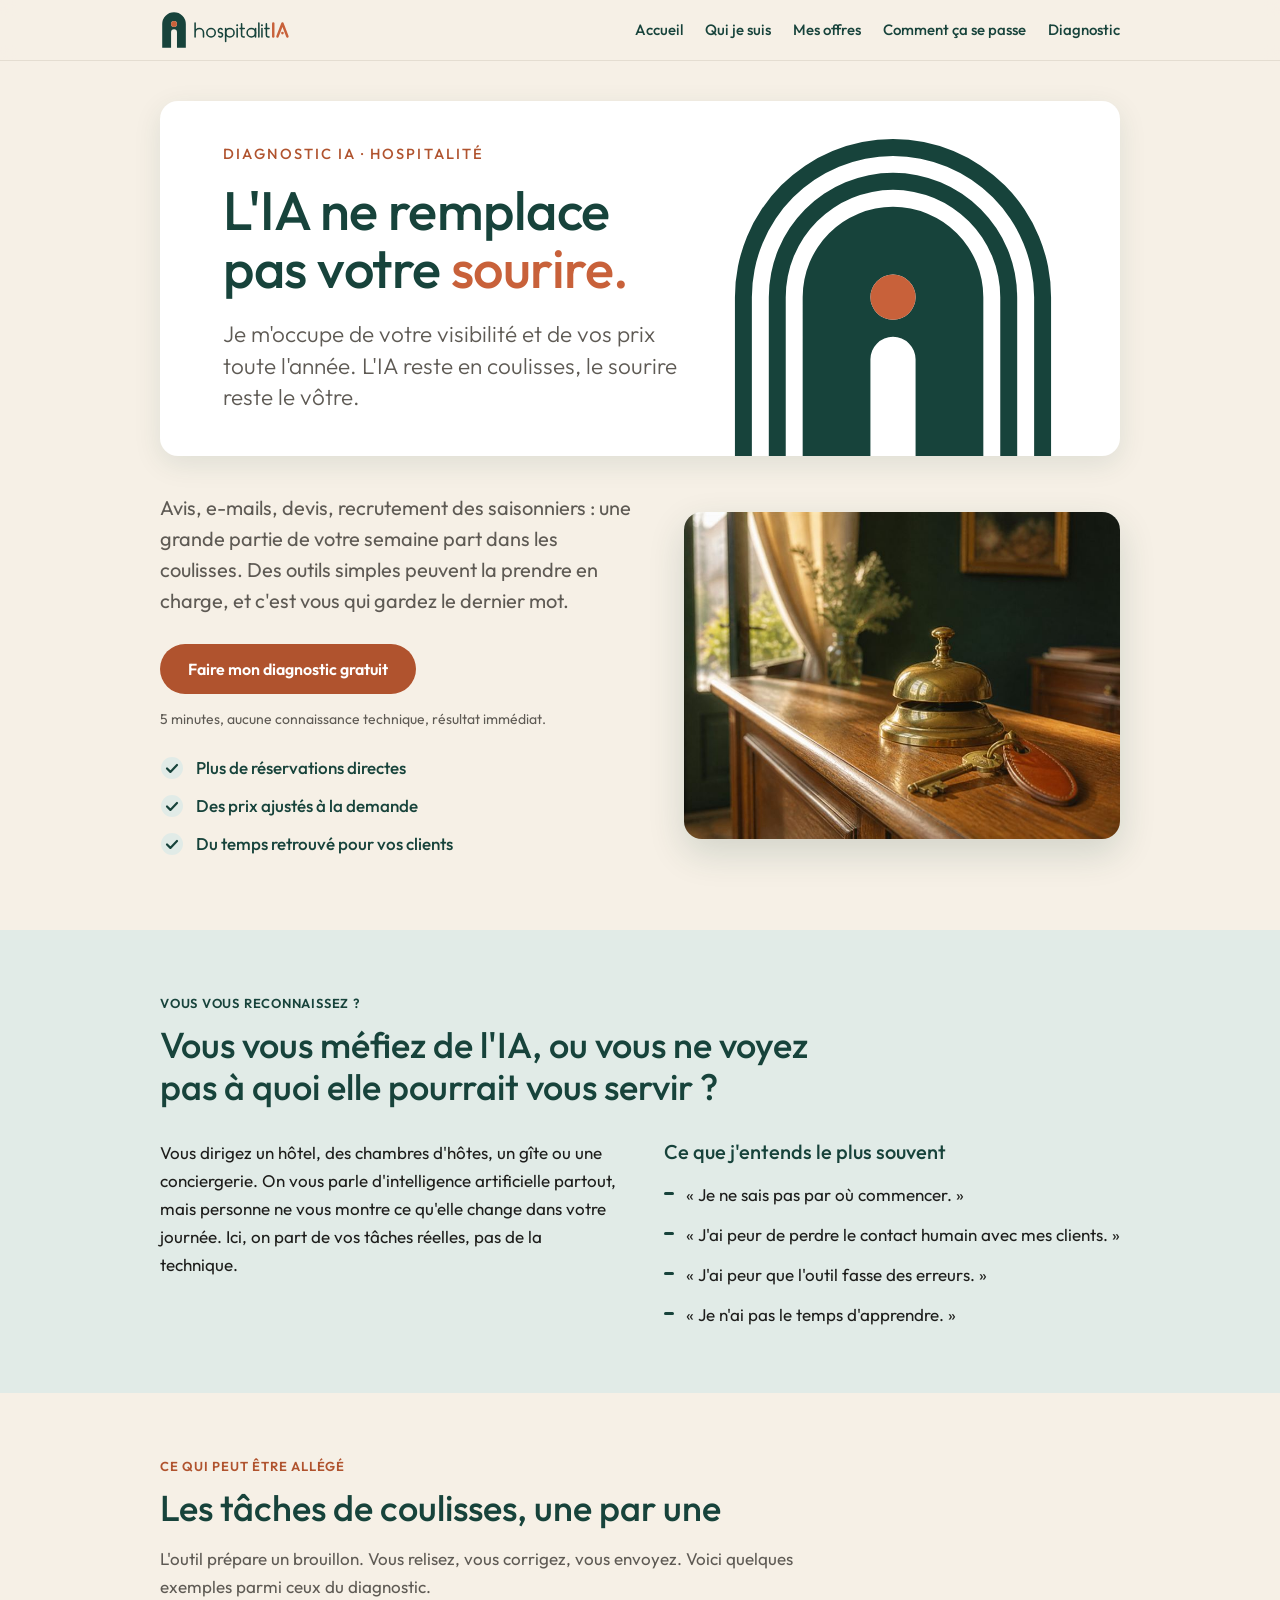
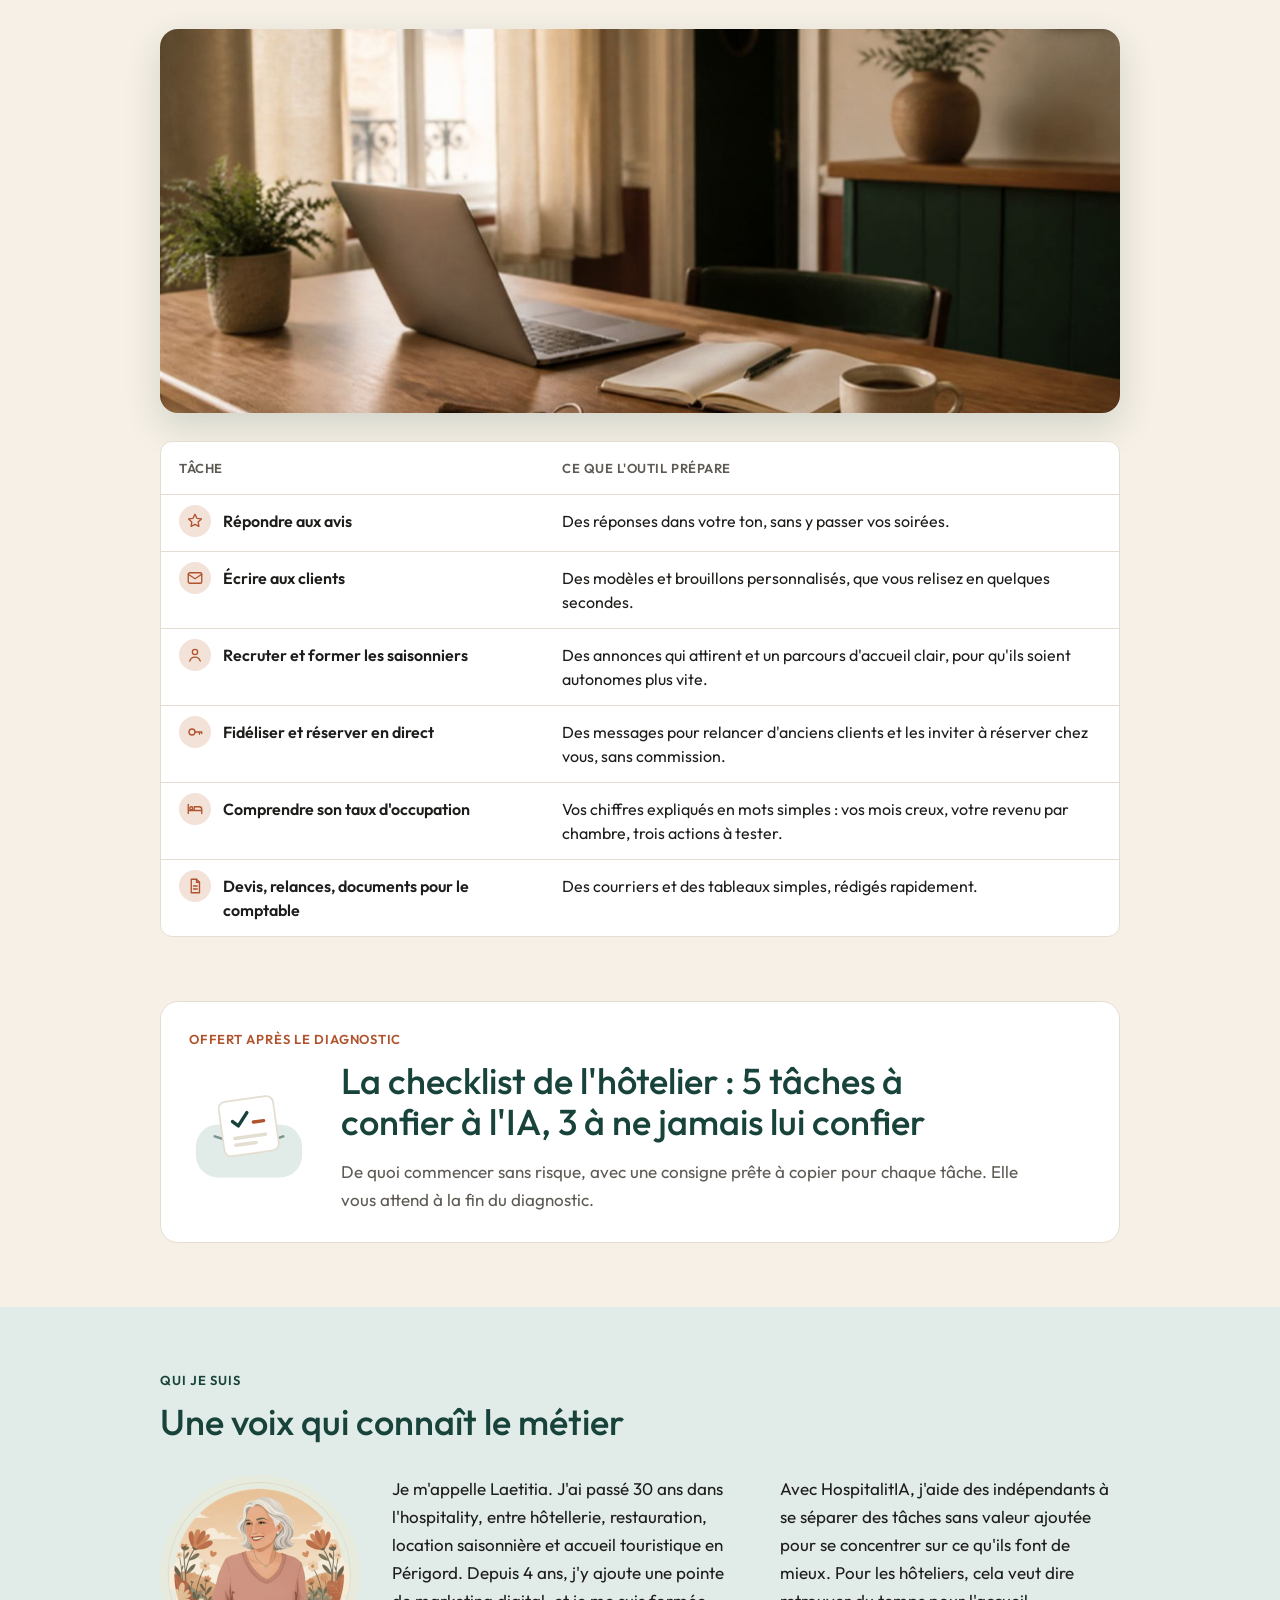
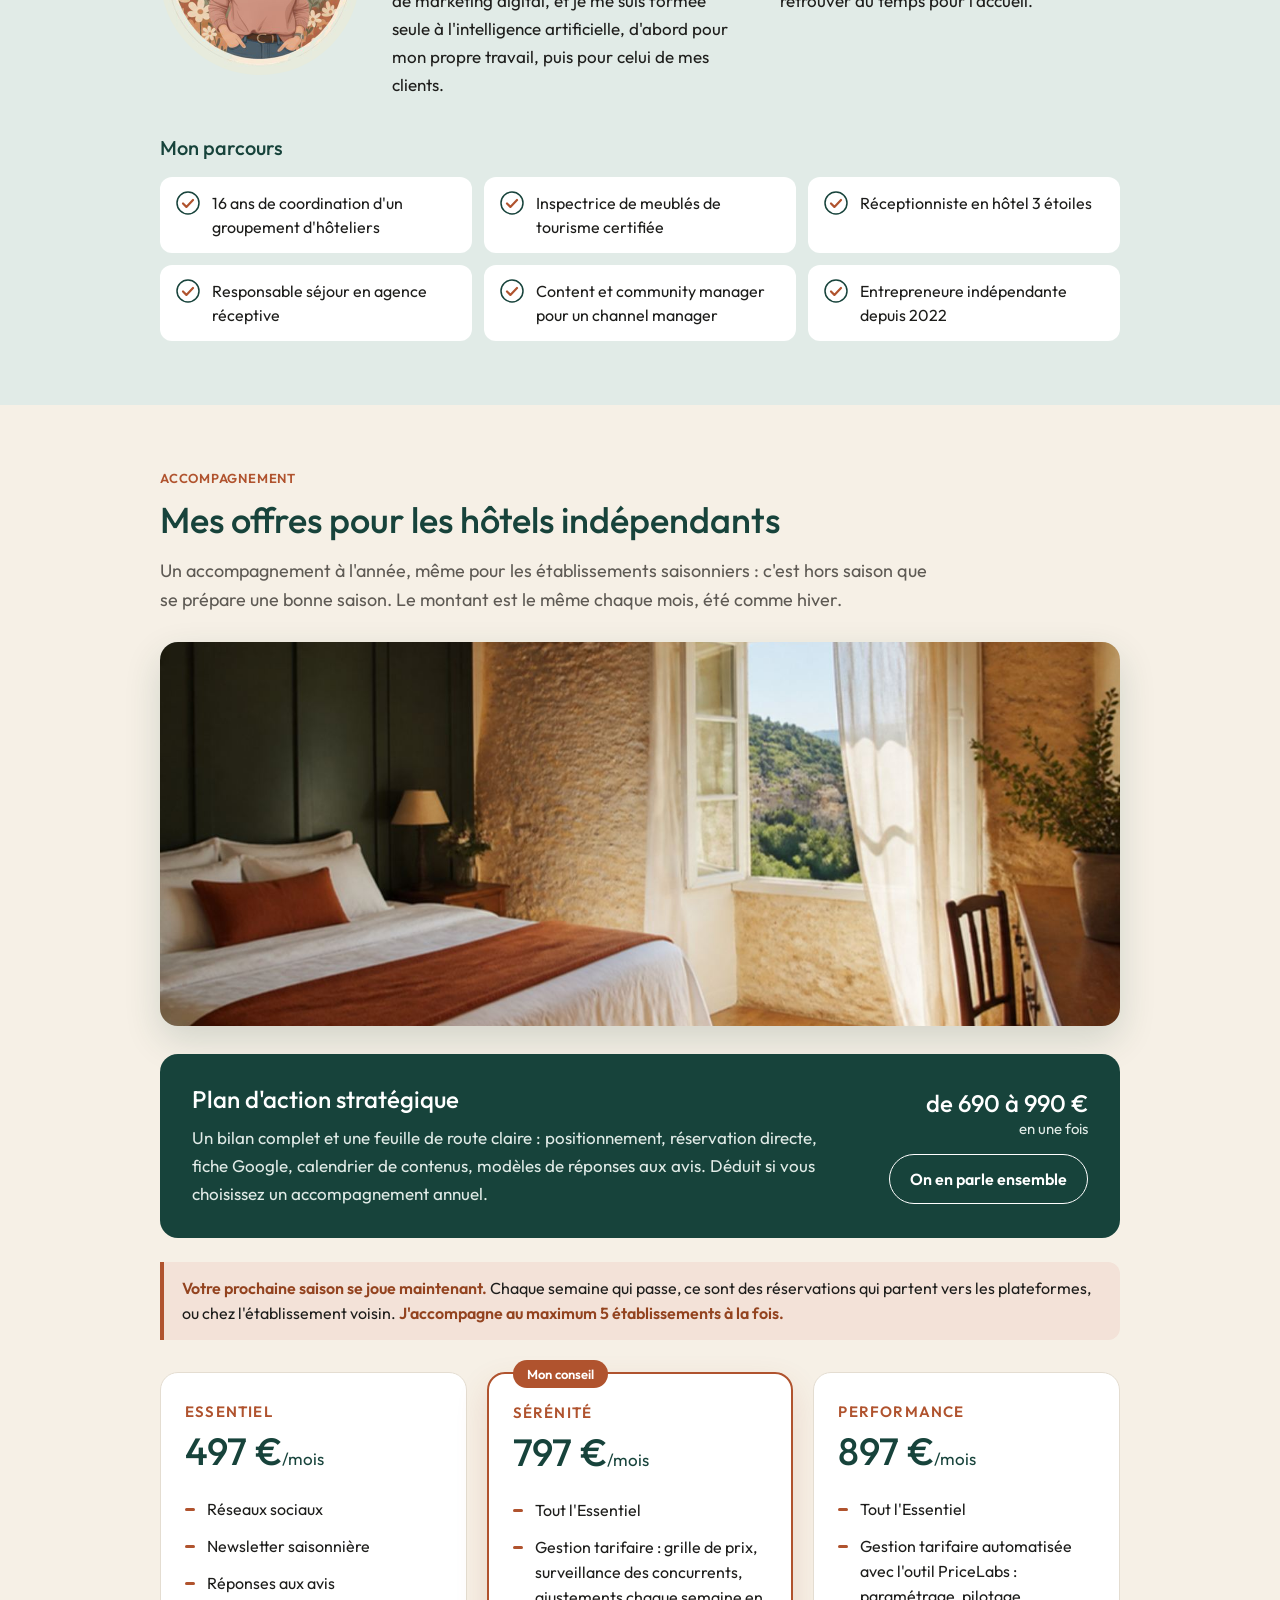
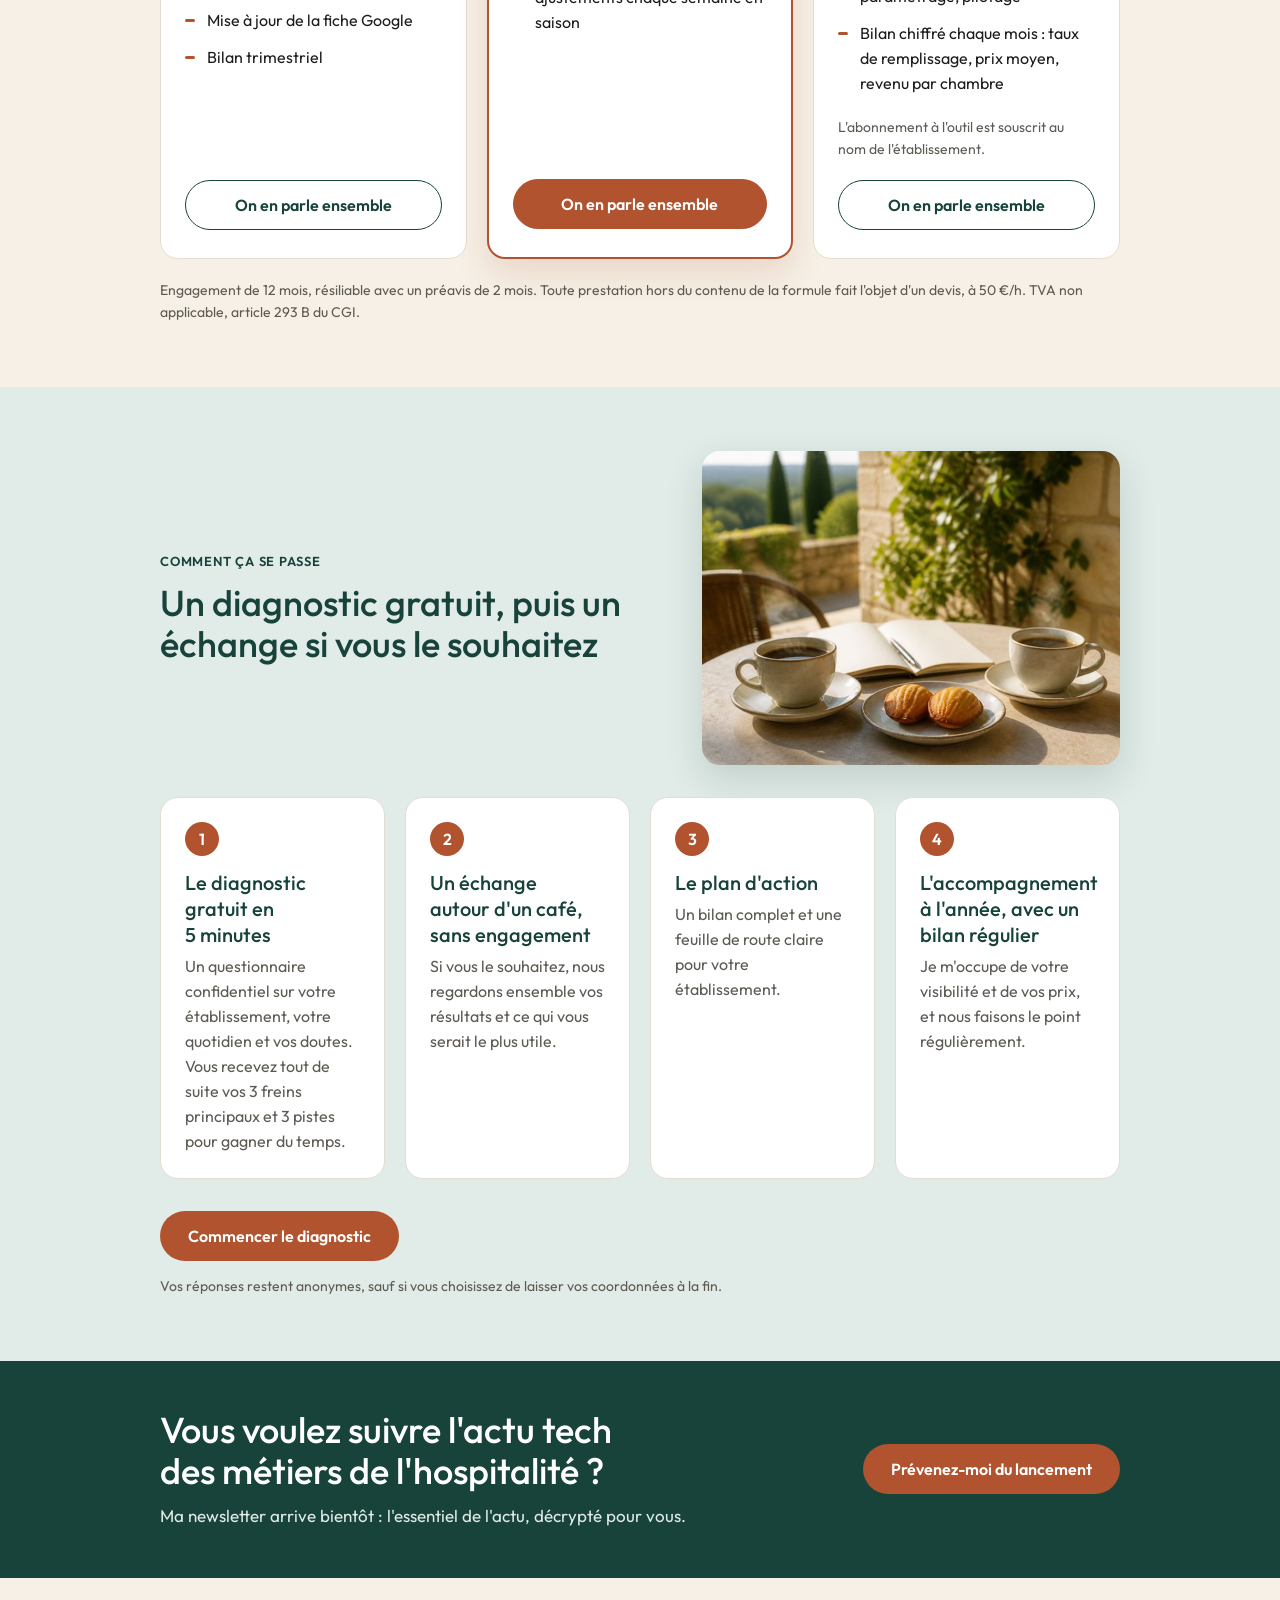
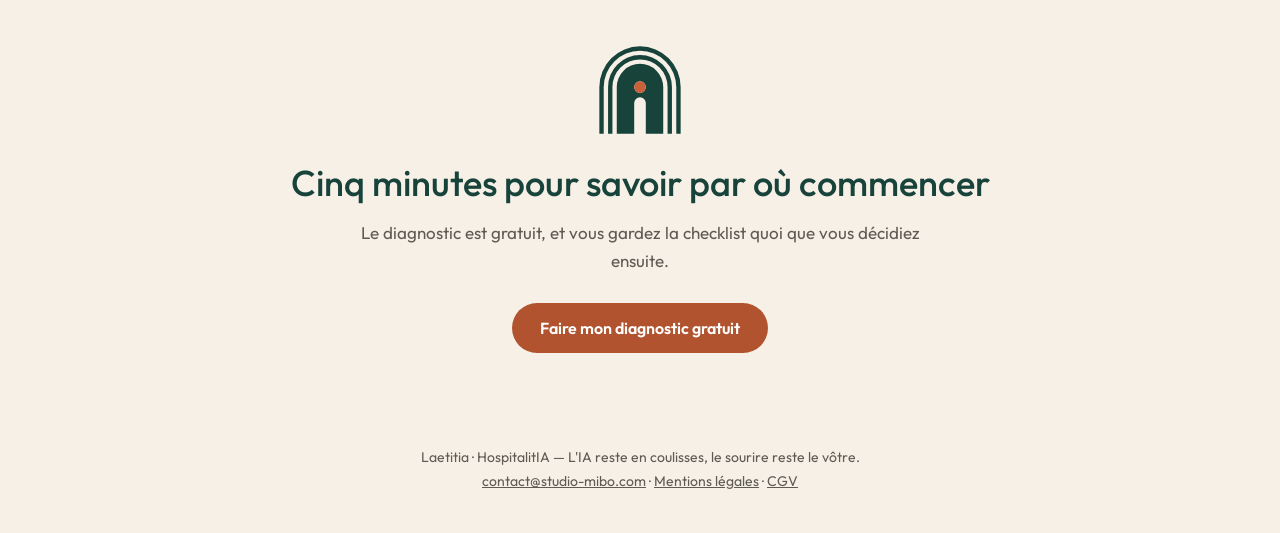
<file: index.html>
<!DOCTYPE html>
<html lang="fr">
<head>
<meta charset="UTF-8">
<meta name="viewport" content="width=device-width, initial-scale=1, viewport-fit=cover">
<title>HospitalitIA · L'IA au service des hôteliers indépendants</title>
<meta name="description" content="Laetitia, 30 ans dans l'hôtellerie, accompagne les hôteliers indépendants : visibilité, réservation directe et gestion tarifaire, toute l'année. Diagnostic gratuit en 5 minutes.">
<meta property="og:title" content="L'IA ne remplace pas votre sourire · HospitalitIA">
<meta property="og:description" content="Diagnostic gratuit en 5 minutes pour les hôteliers indépendants : vos 3 freins et 3 pistes pour gagner du temps.">
<meta property="og:type" content="website">
<meta property="og:url" content="https://www.studio-mibo.com/">
<link rel="canonical" href="https://www.studio-mibo.com/">
<link rel="icon" href="/favicon.ico" sizes="any">
<link rel="icon" href="/favicon.svg" type="image/svg+xml">
<link rel="apple-touch-icon" href="/apple-touch-icon.png">
<link rel="manifest" href="/site.webmanifest">
<meta name="theme-color" content="#17433B">
<style>html,body{margin:0;background:#F6F0E6}</style>
</head>
<body>
<!-- Laetitia · HospitalitIA : page d'accueil « IA pour hôteliers ».
     À coller tel quel dans un élément « Code HTML » d'une page Systeme.io vierge.
     Tous les styles sont limités au bloc .smia pour ne rien casser autour. -->
<link rel="preconnect" href="https://fonts.googleapis.com">
<link rel="preconnect" href="https://fonts.gstatic.com" crossorigin>
<link rel="stylesheet" href="https://fonts.googleapis.com/css2?family=Outfit:wght@300;400;500;600&display=swap">
<style>
/* Charte HospitalitIA : lin, vert sapin, terracotta ; police Outfit.
   --olive porte désormais le vert sapin de la marque (nom de variable conservé). */
.smia{
  --fond:#F6F0E6; --carte:#FFFFFF; --encre:#1D1D1B; --douce:#5E5A54;
  --terracotta:#B0532E; --terracotta-fonce:#93431F; --terracotta-doux:#F3E2D8; --sur-terracotta:#FFFFFF;
  --olive:#17433B; --olive-doux:#E1EBE7; --ligne:#E4DDD1; --laiton:#C98A2C;
  --serif:"Outfit",system-ui,sans-serif; --sans:"Outfit",system-ui,sans-serif;
  background:var(--fond);color:var(--encre);font:400 17px/28px var(--sans);
  -webkit-font-smoothing:antialiased;
}
.smia *{box-sizing:border-box}
.smia .bande{padding-inline:20px;padding-block:64px}
.smia .alt{background:var(--olive-doux)}
.smia .in{max-width:960px;margin:0 auto}
.smia .txt{max-width:64ch}
.smia h1,.smia h2,.smia h3{font-family:var(--serif);font-weight:500;text-wrap:balance;margin:0;color:var(--olive);letter-spacing:normal;text-transform:none}
.smia h1{font-size:clamp(34px,5.6vw,54px);line-height:1.08}
.smia h2{font-size:clamp(26px,4.2vw,36px);line-height:1.15}
.smia h3{font-size:20px;line-height:26px}
.smia p{margin:0}
.smia .etiq{font-size:13px;line-height:18px;font-weight:600;letter-spacing:.06em;text-transform:uppercase;color:var(--terracotta);margin-bottom:12px;display:block}
.smia .alt .etiq{color:var(--olive)}
.smia .arche{display:block;width:auto;height:96px;margin-bottom:24px}
.smia .nav{display:flex;justify-content:space-between;align-items:center;gap:16px;flex-wrap:wrap;max-width:960px;margin:0 auto 48px}
.smia .marque{display:block;text-decoration:none}
.smia .marque img{display:block;height:48px;width:auto}
.smia .btn{display:inline-block;background:var(--terracotta);color:var(--sur-terracotta);font:600 16px/22px var(--sans);text-decoration:none;border-radius:999px;padding:14px 28px}
.smia .btn:hover{background:var(--terracotta-fonce);color:var(--sur-terracotta)}
.smia .btn:focus-visible,.smia a:focus-visible{outline:3px solid var(--olive);outline-offset:3px}
.smia .lien{color:var(--terracotta);font-weight:600;text-decoration:underline}
.smia .hero{padding-block:40px 72px}
.smia .sr{position:absolute;width:1px;height:1px;padding:0;margin:-1px;overflow:hidden;clip:rect(0 0 0 0);white-space:nowrap;border:0}
.smia .banniere{display:block;width:100%;height:auto;border-radius:18px;box-shadow:0 8px 28px rgba(46,36,28,.12)}
.smia .hero .lead{font-size:20px;line-height:31px;color:var(--douce);margin:32px 0 28px;max-width:60ch}
.smia .fine{font-size:14px;line-height:22px;color:var(--douce);margin-top:14px}
.smia .deux{display:grid;grid-template-columns:1fr 1fr;gap:48px;margin-top:32px}
.smia .deux>*{min-width:0}
.smia .liste{list-style:none;margin:16px 0 0;padding:0;display:flex;flex-direction:column;gap:12px}
.smia .liste li{padding-left:22px;position:relative}
.smia .liste li::before{content:"";position:absolute;left:0;top:11px;width:10px;height:3px;border-radius:2px;background:var(--terracotta)}
.smia .alt .liste li::before{background:var(--olive)}
.smia .tab{overflow-x:auto;margin-top:28px;border:1px solid var(--ligne);border-radius:12px;background:var(--carte)}
.smia table{border-collapse:collapse;width:100%;min-width:560px;font-size:16px;line-height:24px}
.smia th,.smia td{text-align:left;padding:14px 18px;border-bottom:1px solid var(--ligne);vertical-align:top}
.smia th{font-size:13px;letter-spacing:.04em;text-transform:uppercase;color:var(--douce);font-weight:600}
.smia tr:last-child td{border-bottom:0}
.smia td:first-child{font-weight:600;width:40%}
.smia .tache{display:flex;gap:12px;align-items:flex-start}
.smia .ico{flex-shrink:0;width:32px;height:32px;border-radius:50%;background:var(--terracotta-doux);color:var(--terracotta);display:inline-flex;align-items:center;justify-content:center;margin-top:-4px}
.smia .ico svg{width:18px;height:18px;fill:none;stroke:currentColor;stroke-width:1.8;stroke-linecap:round;stroke-linejoin:round}
.smia .etapes{list-style:none;margin:32px 0 0;padding:0;display:grid;grid-template-columns:repeat(3,1fr);gap:20px;counter-reset:e}
.smia .etapes li{background:var(--carte);border:1px solid var(--ligne);border-radius:18px;padding:24px;counter-increment:e;min-width:0}
.smia .etapes li::before{content:counter(e);display:inline-flex;width:34px;height:34px;border-radius:50%;background:var(--terracotta);color:var(--sur-terracotta);font:600 16px/34px var(--sans);justify-content:center;margin-bottom:14px}
.smia .etapes p{color:var(--douce);margin-top:6px;font-size:16px;line-height:25px}
.smia .cadeau{display:grid;grid-template-columns:auto 1fr;gap:32px;align-items:center;margin-top:8px}
.smia .cadeau svg{width:120px;height:auto}
.smia .portrait{display:grid;grid-template-columns:auto 1fr;gap:32px;align-items:start;margin-top:32px}
.smia .portrait .photo{display:block;width:200px;height:auto;border-radius:50%}
.smia .portrait .deux{margin-top:0}
.smia .final{text-align:center}
.smia .final .arche{margin-inline:auto}
.smia .final p{margin:16px auto 28px;max-width:52ch;color:var(--douce)}
.smia footer{padding:28px 20px 40px;text-align:center;font-size:14px;line-height:24px;color:var(--douce)}
.smia footer a{color:var(--douce)}
@media (max-width:760px){
  .smia .bande{padding-block:48px}
  .smia .deux,.smia .etapes,.smia .portrait{grid-template-columns:1fr}
  .smia .banniere{border-radius:12px}
  .smia .hero .lead{font-size:18px;line-height:28px;margin-top:24px}
  .smia .deux{gap:24px}
  .smia .cadeau{grid-template-columns:1fr;gap:16px}
  .smia .cadeau svg{width:96px}
  .smia .portrait{gap:16px}
  .smia .portrait .photo{width:160px;margin:0 auto}
}
/* Bannière d'accueil HospitalitIA (piste A) : texte réel + arche connectée en SVG.
   Mêmes proportions que l'ancienne image (851 x 315) sur ordinateur, empilée sur mobile. */
.hb{position:relative;overflow:hidden;container-type:inline-size;aspect-ratio:851/315;background:#FFFFFF;border-radius:18px;box-shadow:0 8px 28px rgba(23,67,59,.10);font-family:'Outfit',system-ui,sans-serif;text-align:left}
.hb .hb-txt{position:absolute;left:6.6%;top:50%;transform:translateY(-50%);width:50%}
.hb .hb-k{display:block;font-size:max(11px,1.53cqw);line-height:1.3;font-weight:500;letter-spacing:.14em;text-transform:uppercase;color:#B0532E;margin-bottom:1.9cqw}
.hb .hb-titre{font-family:inherit;font-size:5.64cqw;line-height:1.08;font-weight:500;letter-spacing:-.01em;color:#17433B;margin:0;text-wrap:balance}
.hb .hb-titre em{font-style:normal;color:#C8613A}
.hb .hb-sous{font-size:max(14px,2.35cqw);line-height:1.4;font-weight:300;color:#5E5A54;margin:2.1cqw 0 0}
.hb .hb-arche{position:absolute;right:5.4%;bottom:-4cqw;height:104.8%;width:auto;display:block}
@media (max-width:560px){
  .hb{aspect-ratio:auto;padding:26px 22px 132px;border-radius:14px}
  .hb .hb-txt{position:relative;left:auto;top:auto;transform:none;width:auto}
  .hb .hb-k{font-size:11px;margin-bottom:10px}
  .hb .hb-titre{font-size:28px}
  .hb .hb-sous{font-size:15px;margin-top:10px}
  .hb .hb-arche{right:22px;bottom:-12px;height:128px}
}

/* Menu fixe en haut de page */
html{scroll-behavior:smooth}
.smia section[id]{scroll-margin-top:76px}
.smia .entete{position:sticky;top:0;z-index:20;background:rgba(246,240,230,.94);-webkit-backdrop-filter:blur(8px);backdrop-filter:blur(8px);border-bottom:1px solid var(--ligne);padding-inline:20px}
.smia .entete .nav{margin:0 auto;padding-block:10px;flex-wrap:nowrap}
.smia .entete .marque img{height:40px}
.smia .nav-liens{display:flex;align-items:center;gap:6px 22px;flex-wrap:wrap;list-style:none;margin:0;padding:0}
.smia .nav-liens a{display:block;padding:8px 0;color:var(--olive);font-size:15px;line-height:22px;font-weight:500;text-decoration:none;white-space:nowrap}
.smia .nav-liens a:hover{color:var(--terracotta)}
.smia .menu-btn{display:none;background:none;border:1.5px solid var(--olive);border-radius:999px;color:var(--olive);font:500 15px/22px var(--sans);padding:9px 18px;min-height:44px;cursor:pointer}

/* Accueil : texte et photo côte à côte, bénéfices sous le bouton */
.smia .hero-grille{display:grid;grid-template-columns:1.1fr 1fr;gap:44px;align-items:center;margin-top:36px}
.smia .hero-grille>*{min-width:0}
.smia .hero-grille .lead{margin-top:0}
.smia .benefices{list-style:none;margin:24px 0 0;padding:0;display:grid;gap:10px}
.smia .benefices li{display:flex;gap:12px;align-items:center;font-weight:500;color:var(--olive)}
.smia .benefices svg{flex-shrink:0;width:24px;height:24px}

/* Photos */
.smia .visuel{display:block;margin:0;overflow:hidden;border-radius:18px;box-shadow:0 14px 36px rgba(23,67,59,.16);background:var(--olive-doux)}
.smia .visuel img{display:block;width:100%;height:100%;object-fit:cover;transition:transform 1.2s ease}
.smia .visuel:hover img{transform:scale(1.04)}
.smia .visuel-43{aspect-ratio:4/3}
.smia .visuel-21{aspect-ratio:5/2;margin-top:28px}
.smia .visuel-vivant img{animation:derive 18s ease-in-out infinite alternate}
@keyframes derive{from{transform:scale(1)}to{transform:scale(1.07) translate(-1%,-1%)}}

/* Checklist présentée en carte */
.smia .cadeau-bande{padding-top:0}
.smia .cadeau-carte{background:var(--carte);border:1px solid var(--ligne);border-radius:18px;padding:28px}

/* Qui je suis : parcours */
.smia .parcours-titre{margin-top:36px}
.smia .parcours{list-style:none;margin:16px 0 0;padding:0;display:grid;grid-template-columns:repeat(auto-fit,minmax(250px,1fr));gap:12px}
.smia .parcours li{display:flex;gap:12px;align-items:flex-start;background:var(--carte);border-radius:12px;padding:14px 16px;font-size:16px;line-height:24px}
.smia .parcours svg{flex-shrink:0;width:24px;height:24px}

/* Mes offres */
.smia .offres-intro{margin-top:16px;color:var(--douce);font-size:18px;line-height:29px}
.smia .entree{display:grid;grid-template-columns:1fr auto;gap:12px 40px;align-items:center;margin-top:28px;background:var(--olive);color:#fff;border-radius:18px;padding:30px 32px}
.smia .entree h3{color:#fff;font-size:24px;line-height:30px}
.smia .entree p{color:#E1EBE7}
.smia .entree .prix-entree{color:#fff;font-size:24px;line-height:30px;font-weight:500;text-align:right}
.smia .entree .prix-entree small{display:block;font-size:15px;line-height:22px;font-weight:400;color:#E1EBE7}
.smia .formules{display:grid;grid-template-columns:repeat(3,1fr);gap:20px;margin-top:32px;align-items:stretch}
.smia .formule{position:relative;display:flex;flex-direction:column;min-width:0;background:var(--carte);border:1px solid var(--ligne);border-radius:18px;padding:28px 24px;transition:transform .25s ease,box-shadow .25s ease}
.smia .formule:hover{transform:translateY(-4px);box-shadow:0 14px 32px rgba(23,67,59,.14)}
.smia .formule h3{font-size:15px;line-height:22px;font-weight:600;letter-spacing:.08em;text-transform:uppercase;color:var(--terracotta)}
.smia .formule .prix{margin-top:6px;color:var(--olive);font-size:38px;line-height:44px;font-weight:500}
.smia .formule .prix small{font-size:17px;font-weight:400}
.smia .formule .liste{margin-bottom:20px;font-size:16px;line-height:25px}
.smia .formule .liste li::before{top:11px}
.smia .formule .note{margin:0 0 20px;font-size:14px;line-height:22px;color:var(--douce)}
.smia .formule .btn-ligne{margin-top:auto}
.smia .btn-ligne{display:block;text-align:center;border:1.5px solid var(--olive);border-radius:999px;color:var(--olive);font:600 16px/22px var(--sans);text-decoration:none;padding:13px 20px}
.smia .btn-ligne:hover{background:var(--olive);color:#fff}
.smia .formule-phare{border:2px solid var(--terracotta);box-shadow:0 14px 32px rgba(176,83,46,.16)}
.smia .formule-phare .btn-ligne{background:var(--terracotta);border-color:var(--terracotta);color:#fff}
.smia .formule-phare .btn-ligne:hover{background:var(--terracotta-fonce);border-color:var(--terracotta-fonce)}
.smia .pastille{position:absolute;top:-14px;left:24px;background:var(--terracotta);color:#fff;font-size:13px;line-height:18px;font-weight:600;border-radius:999px;padding:5px 14px}
.smia .offres-mentions{margin-top:20px}

.smia .entree-action{display:flex;flex-direction:column;gap:14px}
.smia .entree .btn-ligne{border-color:#fff;color:#fff;white-space:nowrap}
.smia .entree .btn-ligne:hover{background:#fff;color:var(--olive)}

/* Note d'urgence avant les formules */
.smia .urgence{margin-top:24px;background:var(--terracotta-doux);border-left:4px solid var(--terracotta);border-radius:0 12px 12px 0;padding:14px 18px;font-size:16px;line-height:25px}
.smia .urgence strong{color:var(--terracotta-fonce);font-weight:600}

/* Actualité et newsletter */
.smia .actu{background:var(--olive);padding-block:48px}
.smia .actu h2{color:#fff}
.smia .actu p{margin-top:10px;color:#E1EBE7}
.smia .actu-grille{display:flex;justify-content:space-between;align-items:center;gap:24px 40px;flex-wrap:wrap}
.smia .actu-grille>div{flex:1 1 420px;min-width:0}
.smia .actu .btn{flex-shrink:0;text-align:center}

/* Comment ça se passe : 4 étapes */
.smia .comment-tete{display:grid;grid-template-columns:1.2fr 1fr;gap:40px;align-items:center}
.smia .comment-tete>*{min-width:0}
.smia .etapes-4{grid-template-columns:repeat(4,1fr)}

/* Apparition douce au défilement (uniquement si JavaScript est actif) */
.js .smia .reveal{opacity:0;transform:translateY(20px);transition:opacity .7s ease,transform .7s ease}
.js .smia .reveal.vu{opacity:1;transform:none}

@media (max-width:980px){
  .smia .entete .nav{flex-wrap:wrap;gap:0 16px}
  .smia .entete nav{flex:1 0 100%}
  .smia .etapes-4{grid-template-columns:repeat(2,1fr)}
  .smia .formules{grid-template-columns:1fr;gap:24px}
  .smia .hero-grille,.smia .comment-tete{grid-template-columns:1fr;gap:28px}
  .js .smia .menu-btn{display:block}
  .js .smia .nav-liens{display:none;flex:1 0 100%;flex-direction:column;align-items:stretch;gap:0;padding-top:6px}
  .js .smia .nav-liens.ouvert{display:flex}
  .smia .nav-liens a{padding:12px 4px;font-size:17px;border-top:1px solid var(--ligne)}
}
@media (max-width:560px){
  .smia .etapes-4{grid-template-columns:1fr}
  .smia .entree{grid-template-columns:1fr;padding:24px 22px}
  .smia .entree .prix-entree{text-align:left}
  .smia .entree-action{margin-top:6px}
  .smia .visuel-21{aspect-ratio:16/10}
  .smia .cadeau-carte{padding:22px}
  /* Le tableau des tâches devient une liste sur téléphone */
  .smia .tab{overflow:visible}
  .smia table{min-width:0;display:block}
  .smia thead{display:none}
  .smia tbody,.smia tr,.smia td{display:block;width:auto}
  .smia tr{padding:14px 16px;border-bottom:1px solid var(--ligne)}
  .smia tr:last-child{border-bottom:0}
  .smia td,.smia td:first-child{width:auto;padding:0;border-bottom:0}
  .smia td+td{margin-top:6px;padding-left:44px;color:var(--douce)}
}
@media (prefers-reduced-motion:reduce){
  html{scroll-behavior:auto}
  .smia .visuel img,.smia .visuel-vivant img,.smia .formule{animation:none;transition:none}
  .smia .visuel:hover img,.smia .formule:hover{transform:none}
  .js .smia .reveal{opacity:1;transform:none;transition:none}
}
</style>
<script>document.documentElement.classList.add('js')</script>

<div class="smia">
<header class="entete">
  <div class="nav">
    <a class="marque" href="#accueil"><img src="/logo-hospitalitia.svg" alt="HospitalitIA, accueil" width="132" height="40"></a>
    <button class="menu-btn" type="button" aria-expanded="false" aria-controls="menu-principal">Menu</button>
    <nav aria-label="Menu principal">
      <ul class="nav-liens" id="menu-principal">
        <li><a href="#accueil">Accueil</a></li>
        <li><a href="#qui-je-suis">Qui je suis</a></li>
        <li><a href="#offres">Mes offres</a></li>
        <li><a href="#comment">Comment ça se passe</a></li>
        <li><a href="#diagnostic">Diagnostic</a></li>
      </ul>
    </nav>
  </div>
</header>

<section class="bande hero" id="accueil">
  <div class="in">
    <div class="hb">
      <div class="hb-txt">
        <span class="hb-k">Diagnostic IA · Hospitalité</span>
        <h1 class="hb-titre">L'IA ne remplace pas votre <em>sourire.</em></h1>
        <p class="hb-sous">Je m'occupe de votre visibilité et de vos prix toute l'année. L'IA reste en coulisses, le sourire reste le vôtre.</p>
      </div>
      <img class="hb-arche" src="/arche-connectee.svg" alt="" width="248" height="264">
    </div>
    <div class="hero-grille">
      <div>
        <p class="lead">Avis, e-mails, devis, recrutement des saisonniers : une grande partie de votre semaine part dans les coulisses. Des outils simples peuvent la prendre en charge, et c'est vous qui gardez le dernier mot.</p>
        <a class="btn" id="cta-haut" href="https://diagnostic.studio-mibo.com/">Faire mon diagnostic gratuit</a>
        <p class="fine">5 minutes, aucune connaissance technique, résultat immédiat.</p>
        <ul class="benefices">
          <li><svg viewBox="0 0 24 24" aria-hidden="true"><circle cx="12" cy="12" r="11" fill="#E1EBE7"/><path d="M7 12.5l3.4 3.4L17 9" fill="none" stroke="#17433B" stroke-width="2.2" stroke-linecap="round" stroke-linejoin="round"/></svg>Plus de réservations directes</li>
          <li><svg viewBox="0 0 24 24" aria-hidden="true"><circle cx="12" cy="12" r="11" fill="#E1EBE7"/><path d="M7 12.5l3.4 3.4L17 9" fill="none" stroke="#17433B" stroke-width="2.2" stroke-linecap="round" stroke-linejoin="round"/></svg>Des prix ajustés à la demande</li>
          <li><svg viewBox="0 0 24 24" aria-hidden="true"><circle cx="12" cy="12" r="11" fill="#E1EBE7"/><path d="M7 12.5l3.4 3.4L17 9" fill="none" stroke="#17433B" stroke-width="2.2" stroke-linecap="round" stroke-linejoin="round"/></svg>Du temps retrouvé pour vos clients</li>
        </ul>
      </div>
      <figure class="visuel visuel-43 visuel-vivant"><img src="/images/reception-800.jpg" srcset="/images/reception-800.jpg 800w, /images/reception-1400.jpg 1400w" sizes="(max-width:980px) 100vw, 460px" width="1400" height="1046" alt="Comptoir de réception d'un hôtel avec une sonnette en laiton et une clé de chambre, dans la lumière du matin" fetchpriority="high"></figure>
    </div>
  </div>
</section>

<section class="bande alt">
  <div class="in">
    <span class="etiq">Vous vous reconnaissez ?</span>
    <h2>Vous vous méfiez de l'IA, ou vous ne voyez pas à quoi elle pourrait vous servir ?</h2>
    <div class="deux">
      <p class="txt">Vous dirigez un hôtel, des chambres d'hôtes, un gîte ou une conciergerie. On vous parle d'intelligence artificielle partout, mais personne ne vous montre ce qu'elle change dans votre journée. Ici, on part de vos tâches réelles, pas de la technique.</p>
      <div>
        <h3>Ce que j'entends le plus souvent</h3>
        <ul class="liste">
          <li>« Je ne sais pas par où commencer. »</li>
          <li>« J'ai peur de perdre le contact humain avec mes clients. »</li>
          <li>« J'ai peur que l'outil fasse des erreurs. »</li>
          <li>« Je n'ai pas le temps d'apprendre. »</li>
        </ul>
      </div>
    </div>
  </div>
</section>

<section class="bande">
  <div class="in">
    <span class="etiq">Ce qui peut être allégé</span>
    <h2>Les tâches de coulisses, une par une</h2>
    <p class="txt" style="margin-top:16px;color:var(--douce)">L'outil prépare un brouillon. Vous relisez, vous corrigez, vous envoyez. Voici quelques exemples parmi ceux du diagnostic.</p>
    <figure class="visuel visuel-21 reveal"><img src="/images/coulisses-800.jpg" srcset="/images/coulisses-800.jpg 800w, /images/coulisses-1400.jpg 1400w" sizes="(max-width:980px) 100vw, 960px" width="1400" height="706" loading="lazy" alt="Bureau en coulisses d'un hôtel : ordinateur portable, carnet ouvert, tasse de café et trousseau de clés"></figure>
    <div class="tab reveal">
      <table>
        <thead><tr><th>Tâche</th><th>Ce que l'outil prépare</th></tr></thead>
        <tbody>
          <tr><td><span class="tache"><span class="ico"><svg viewBox="0 0 24 24" aria-hidden="true"><path d="M12 3l2.6 5.4 5.9.8-4.3 4.1 1 5.9L12 16.4 6.8 19.2l1-5.9L3.5 9.2l5.9-.8z"/></svg></span>Répondre aux avis</span></td><td>Des réponses dans votre ton, sans y passer vos soirées.</td></tr>
          <tr><td><span class="tache"><span class="ico"><svg viewBox="0 0 24 24" aria-hidden="true"><rect x="3" y="5" width="18" height="14" rx="2"/><path d="M3 7l9 6 9-6"/></svg></span>Écrire aux clients</span></td><td>Des modèles et brouillons personnalisés, que vous relisez en quelques secondes.</td></tr>
          <tr><td><span class="tache"><span class="ico"><svg viewBox="0 0 24 24" aria-hidden="true"><circle cx="12" cy="8" r="3.5"/><path d="M5 20c1.2-3.6 4-5.2 7-5.2s5.8 1.6 7 5.2"/></svg></span>Recruter et former les saisonniers</span></td><td>Des annonces qui attirent et un parcours d'accueil clair, pour qu'ils soient autonomes plus vite.</td></tr>
          <tr><td><span class="tache"><span class="ico"><svg viewBox="0 0 24 24" aria-hidden="true"><circle cx="8" cy="12" r="4"/><path d="M12 12h9M18 12v3M21 12v2"/></svg></span>Fidéliser et réserver en direct</span></td><td>Des messages pour relancer d'anciens clients et les inviter à réserver chez vous, sans commission.</td></tr>
          <tr><td><span class="tache"><span class="ico"><svg viewBox="0 0 24 24" aria-hidden="true"><path d="M3 18V6M3 14h18v4M21 14v-1.5A3.5 3.5 0 0 0 17.5 9H11v5"/><circle cx="7" cy="11" r="2"/></svg></span>Comprendre son taux d'occupation</span></td><td>Vos chiffres expliqués en mots simples : vos mois creux, votre revenu par chambre, trois actions à tester.</td></tr>
          <tr><td><span class="tache"><span class="ico"><svg viewBox="0 0 24 24" aria-hidden="true"><path d="M7 3h7l4 4v14H7z"/><path d="M14 3v4h4M10 12h5M10 16h5"/></svg></span>Devis, relances, documents pour le comptable</span></td><td>Des courriers et des tableaux simples, rédigés rapidement.</td></tr>
        </tbody>
      </table>
    </div>
  </div>
</section>

<section class="bande cadeau-bande">
  <div class="in">
    <div class="cadeau-carte reveal">
    <span class="etiq">Offert après le diagnostic</span>
    <div class="cadeau">
      <!-- Illustration : carte d'accueil posée sur un oreiller -->
      <svg viewBox="0 0 140 120" role="img" aria-label="Une carte de bienvenue posée sur un oreiller">
        <rect x="8" y="46" width="124" height="62" rx="26" fill="var(--olive-doux)"/>
        <path d="M30 60c20 8 60 8 80 0" fill="none" stroke="var(--olive)" stroke-width="3" stroke-linecap="round" opacity=".5"/>
        <g transform="rotate(-8 70 50)">
          <rect x="38" y="16" width="64" height="64" rx="8" fill="var(--carte)" stroke="var(--ligne)" stroke-width="2"/>
          <path d="M52 40l6 6 12-14" fill="none" stroke="var(--olive)" stroke-width="4" stroke-linecap="round" stroke-linejoin="round"/>
          <path d="M52 60h36M52 68h24" stroke="var(--ligne)" stroke-width="4" stroke-linecap="round"/>
          <path d="M76 44h12" stroke="var(--terracotta)" stroke-width="4" stroke-linecap="round"/>
        </g>
      </svg>
      <div>
        <h2>La checklist de l'hôtelier : 5 tâches à confier à l'IA, 3 à ne jamais lui confier</h2>
        <p class="txt" style="margin-top:16px;color:var(--douce)">De quoi commencer sans risque, avec une consigne prête à copier pour chaque tâche. Elle vous attend à la fin du diagnostic.</p>
      </div>
    </div>
    </div>
  </div>
</section>

<section class="bande alt" id="qui-je-suis">
  <div class="in">
    <span class="etiq">Qui je suis</span>
    <h2>Une voix qui connaît le métier</h2>
    <div class="portrait">
      <img class="photo" src="[data-uri]" width="400" height="400" alt="Portrait illustré de Laetitia, souriante, au milieu de fleurs">
      <div class="deux">
        <p class="txt">Je m'appelle Laetitia. J'ai passé 30 ans dans l'hospitality, entre hôtellerie, restauration, location saisonnière et accueil touristique en Périgord. Depuis 4 ans, j'y ajoute une pointe de marketing digital, et je me suis formée seule à l'intelligence artificielle, d'abord pour mon propre travail, puis pour celui de mes clients.</p>
        <p class="txt">Avec HospitalitIA, j'aide des indépendants à se séparer des tâches sans valeur ajoutée pour se concentrer sur ce qu'ils font de mieux. Pour les hôteliers, cela veut dire retrouver du temps pour l'accueil.</p>
      </div>
    </div>
    <h3 class="parcours-titre">Mon parcours</h3>
    <ul class="parcours">
      <li class="reveal"><svg viewBox="0 0 24 24" aria-hidden="true"><circle cx="12" cy="12" r="11" fill="#FFFFFF" stroke="#17433B" stroke-width="1.5"/><path d="M7 12.5l3.4 3.4L17 9" fill="none" stroke="#B0532E" stroke-width="2.2" stroke-linecap="round" stroke-linejoin="round"/></svg>16 ans de coordination d'un groupement d'hôteliers</li>
      <li class="reveal"><svg viewBox="0 0 24 24" aria-hidden="true"><circle cx="12" cy="12" r="11" fill="#FFFFFF" stroke="#17433B" stroke-width="1.5"/><path d="M7 12.5l3.4 3.4L17 9" fill="none" stroke="#B0532E" stroke-width="2.2" stroke-linecap="round" stroke-linejoin="round"/></svg>Inspectrice de meublés de tourisme certifiée</li>
      <li class="reveal"><svg viewBox="0 0 24 24" aria-hidden="true"><circle cx="12" cy="12" r="11" fill="#FFFFFF" stroke="#17433B" stroke-width="1.5"/><path d="M7 12.5l3.4 3.4L17 9" fill="none" stroke="#B0532E" stroke-width="2.2" stroke-linecap="round" stroke-linejoin="round"/></svg>Réceptionniste en hôtel 3 étoiles</li>
      <li class="reveal"><svg viewBox="0 0 24 24" aria-hidden="true"><circle cx="12" cy="12" r="11" fill="#FFFFFF" stroke="#17433B" stroke-width="1.5"/><path d="M7 12.5l3.4 3.4L17 9" fill="none" stroke="#B0532E" stroke-width="2.2" stroke-linecap="round" stroke-linejoin="round"/></svg>Responsable séjour en agence réceptive</li>
      <li class="reveal"><svg viewBox="0 0 24 24" aria-hidden="true"><circle cx="12" cy="12" r="11" fill="#FFFFFF" stroke="#17433B" stroke-width="1.5"/><path d="M7 12.5l3.4 3.4L17 9" fill="none" stroke="#B0532E" stroke-width="2.2" stroke-linecap="round" stroke-linejoin="round"/></svg>Content et community manager pour un channel manager</li>
      <li class="reveal"><svg viewBox="0 0 24 24" aria-hidden="true"><circle cx="12" cy="12" r="11" fill="#FFFFFF" stroke="#17433B" stroke-width="1.5"/><path d="M7 12.5l3.4 3.4L17 9" fill="none" stroke="#B0532E" stroke-width="2.2" stroke-linecap="round" stroke-linejoin="round"/></svg>Entrepreneure indépendante depuis 2022</li>
    </ul>
  </div>
</section>

<section class="bande" id="offres">
  <div class="in">
    <span class="etiq">Accompagnement</span>
    <h2>Mes offres pour les hôtels indépendants</h2>
    <p class="txt offres-intro">Un accompagnement à l'année, même pour les établissements saisonniers : c'est hors saison que se prépare une bonne saison. Le montant est le même chaque mois, été comme hiver.</p>
    <figure class="visuel visuel-21 reveal"><img src="/images/chambre-800.jpg" srcset="/images/chambre-800.jpg 800w, /images/chambre-1400.jpg 1400w" sizes="(max-width:980px) 100vw, 960px" width="1400" height="706" loading="lazy" alt="Chambre d'hôtel lumineuse en Périgord, fenêtre ouverte sur la campagne et rideau de lin"></figure>

    <div class="entree reveal">
      <div>
        <h3>Plan d'action stratégique</h3>
        <p style="margin-top:10px">Un bilan complet et une feuille de route claire : positionnement, réservation directe, fiche Google, calendrier de contenus, modèles de réponses aux avis. Déduit si vous choisissez un accompagnement annuel.</p>
      </div>
      <div class="entree-action"><p class="prix-entree">de 690 à 990 €<small>en une fois</small></p><a class="btn-ligne" href="https://tally.so/r/Z98p00" target="_blank" rel="noopener" data-tally-open="Z98p00" data-tally-layout="modal" data-tally-width="560" data-tally-overlay="1">On en parle ensemble</a></div>
    </div>

    <p class="urgence reveal"><strong>Votre prochaine saison se joue maintenant.</strong> Chaque semaine qui passe, ce sont des réservations qui partent vers les plateformes, ou chez l'établissement voisin. <strong>J'accompagne au maximum 5 établissements à la fois.</strong></p>

    <div class="formules">
      <article class="formule reveal">
        <h3>Essentiel</h3>
        <p class="prix">497 €<small>/mois</small></p>
        <ul class="liste">
          <li>Réseaux sociaux</li>
          <li>Newsletter saisonnière</li>
          <li>Réponses aux avis</li>
          <li>Mise à jour de la fiche Google</li>
          <li>Bilan trimestriel</li>
        </ul>
        <a class="btn-ligne" href="https://tally.so/r/Z98p00" target="_blank" rel="noopener" data-tally-open="Z98p00" data-tally-layout="modal" data-tally-width="560" data-tally-overlay="1">On en parle ensemble</a>
      </article>
      <article class="formule formule-phare reveal">
        <span class="pastille">Mon conseil</span>
        <h3>Sérénité</h3>
        <p class="prix">797 €<small>/mois</small></p>
        <ul class="liste">
          <li>Tout l'Essentiel</li>
          <li>Gestion tarifaire : grille de prix, surveillance des concurrents, ajustements chaque semaine en saison</li>
        </ul>
        <a class="btn-ligne" href="https://tally.so/r/Z98p00" target="_blank" rel="noopener" data-tally-open="Z98p00" data-tally-layout="modal" data-tally-width="560" data-tally-overlay="1">On en parle ensemble</a>
      </article>
      <article class="formule reveal">
        <h3>Performance</h3>
        <p class="prix">897 €<small>/mois</small></p>
        <ul class="liste">
          <li>Tout l'Essentiel</li>
          <li>Gestion tarifaire automatisée avec l'outil PriceLabs : paramétrage, pilotage</li>
          <li>Bilan chiffré chaque mois : taux de remplissage, prix moyen, revenu par chambre</li>
        </ul>
        <p class="note">L'abonnement à l'outil est souscrit au nom de l'établissement.</p>
        <a class="btn-ligne" href="https://tally.so/r/Z98p00" target="_blank" rel="noopener" data-tally-open="Z98p00" data-tally-layout="modal" data-tally-width="560" data-tally-overlay="1">On en parle ensemble</a>
      </article>
    </div>
    <p class="fine offres-mentions">Engagement de 12 mois, résiliable avec un préavis de 2 mois. Toute prestation hors du contenu de la formule fait l'objet d'un devis, à 50 €/h. TVA non applicable, article 293 B du CGI.</p>
  </div>
</section>

<section class="bande alt" id="comment">
  <div class="in">
    <div class="comment-tete">
      <div>
        <span class="etiq">Comment ça se passe</span>
        <h2>Un diagnostic gratuit, puis un échange si vous le souhaitez</h2>
      </div>
      <figure class="visuel visuel-43 reveal"><img src="/images/terrasse-800.jpg" srcset="/images/terrasse-800.jpg 800w, /images/terrasse-1400.jpg 1400w" sizes="(max-width:980px) 100vw, 430px" width="1400" height="1046" loading="lazy" alt="Deux tasses de café, des madeleines et un carnet ouvert sur une table de terrasse ensoleillée"></figure>
    </div>
    <ol class="etapes etapes-4">
      <li class="reveal"><h3>Le diagnostic gratuit en 5 minutes</h3><p>Un questionnaire confidentiel sur votre établissement, votre quotidien et vos doutes. Vous recevez tout de suite vos 3 freins principaux et 3 pistes pour gagner du temps.</p></li>
      <li class="reveal"><h3>Un échange autour d'un café, sans engagement</h3><p>Si vous le souhaitez, nous regardons ensemble vos résultats et ce qui vous serait le plus utile.</p></li>
      <li class="reveal"><h3>Le plan d'action</h3><p>Un bilan complet et une feuille de route claire pour votre établissement.</p></li>
      <li class="reveal"><h3>L'accompagnement à l'année, avec un bilan régulier</h3><p>Je m'occupe de votre visibilité et de vos prix, et nous faisons le point régulièrement.</p></li>
    </ol>
    <p style="margin-top:32px"><a class="btn" id="cta-milieu" href="https://diagnostic.studio-mibo.com/">Commencer le diagnostic</a></p>
    <p class="fine">Vos réponses restent anonymes, sauf si vous choisissez de laisser vos coordonnées à la fin.</p>
  </div>
</section>

<section class="bande actu">
  <div class="in actu-grille">
    <div>
      <h2>Vous voulez suivre l'actu tech des métiers de l'hospitalité ?</h2>
      <p class="txt">Ma newsletter arrive bientôt : l'essentiel de l'actu, décrypté pour vous.</p>
    </div>
    <a class="btn" id="cta-newsletter" href="https://tally.so/r/Ge6222" target="_blank" rel="noopener" data-tally-open="Ge6222" data-tally-layout="modal" data-tally-width="480" data-tally-overlay="1">Prévenez-moi du lancement</a>
  </div>
</section>

<section class="bande final" id="diagnostic">
  <div class="in">
    <img class="arche" src="/arche-connectee.svg" alt="" width="90" height="96">
    <h2>Cinq minutes pour savoir par où commencer</h2>
    <p>Le diagnostic est gratuit, et vous gardez la checklist quoi que vous décidiez ensuite.</p>
    <a class="btn" id="cta-bas" href="https://diagnostic.studio-mibo.com/">Faire mon diagnostic gratuit</a>
  </div>
</section>

<footer>
  Laetitia · HospitalitIA — L'IA reste en coulisses, le sourire reste le vôtre.<br>
  <a href="mailto:contact@studio-mibo.com">contact@studio-mibo.com</a> · <a href="/mentions-legales">Mentions légales</a> · <a href="/cgv">CGV</a>
</footer>
</div>

<script>
/* Menu sur téléphone et apparition douce au défilement */
(function () {
  var btn = document.querySelector('.menu-btn');
  var liens = document.getElementById('menu-principal');
  function fermer() { liens.classList.remove('ouvert'); btn.setAttribute('aria-expanded', 'false'); btn.textContent = 'Menu'; }
  btn.addEventListener('click', function () {
    var ouvert = liens.classList.toggle('ouvert');
    btn.setAttribute('aria-expanded', String(ouvert));
    btn.textContent = ouvert ? 'Fermer' : 'Menu';
  });
  liens.addEventListener('click', function (e) { if (e.target.tagName === 'A') fermer(); });
  document.addEventListener('keydown', function (e) { if (e.key === 'Escape') fermer(); });

  var blocs = document.querySelectorAll('.reveal');
  if (!('IntersectionObserver' in window)) { blocs.forEach(function (b) { b.classList.add('vu'); }); return; }
  var obs = new IntersectionObserver(function (entrees) {
    entrees.forEach(function (e) { if (e.isIntersecting) { e.target.classList.add('vu'); obs.unobserve(e.target); } });
  }, { rootMargin: '0px 0px -40px 0px' });
  blocs.forEach(function (b) { obs.observe(b); });
})();
</script>
<script async src="https://tally.so/widgets/embed.js"></script>
</body>
</html>
</file>
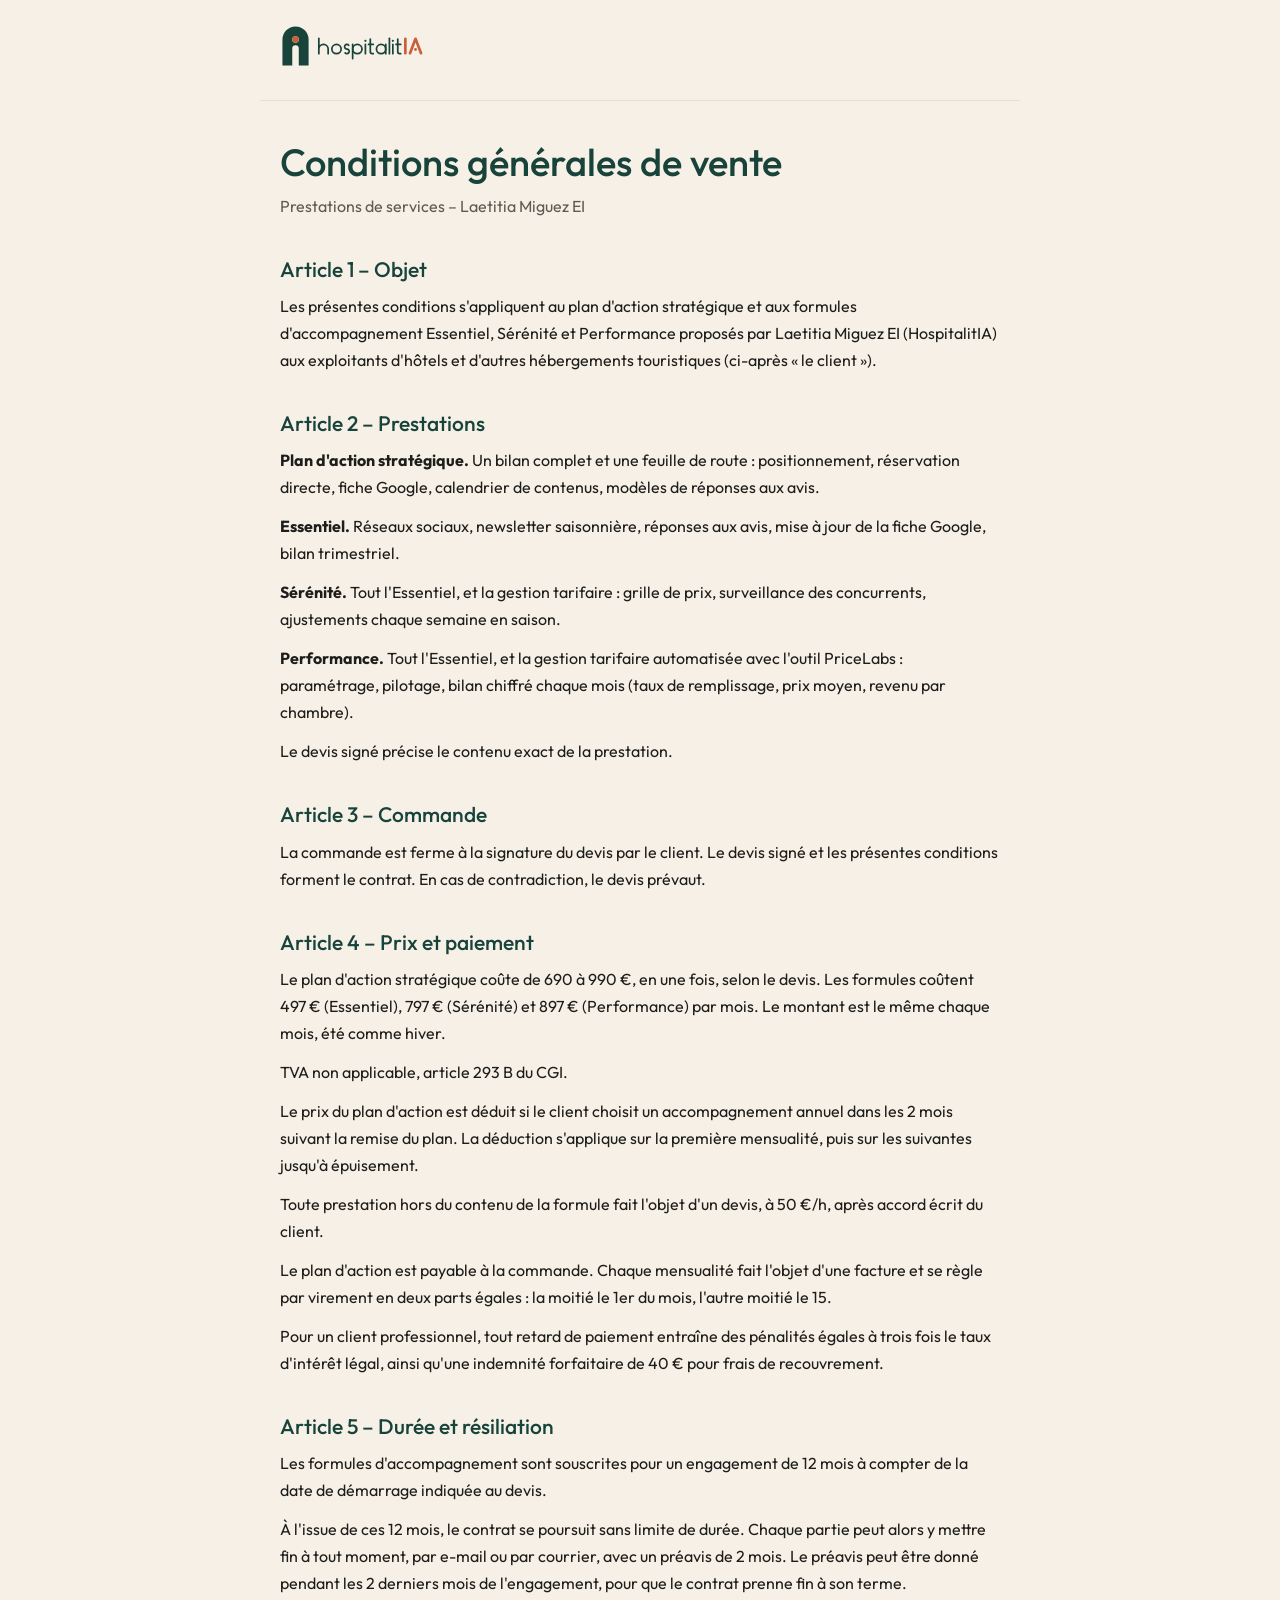
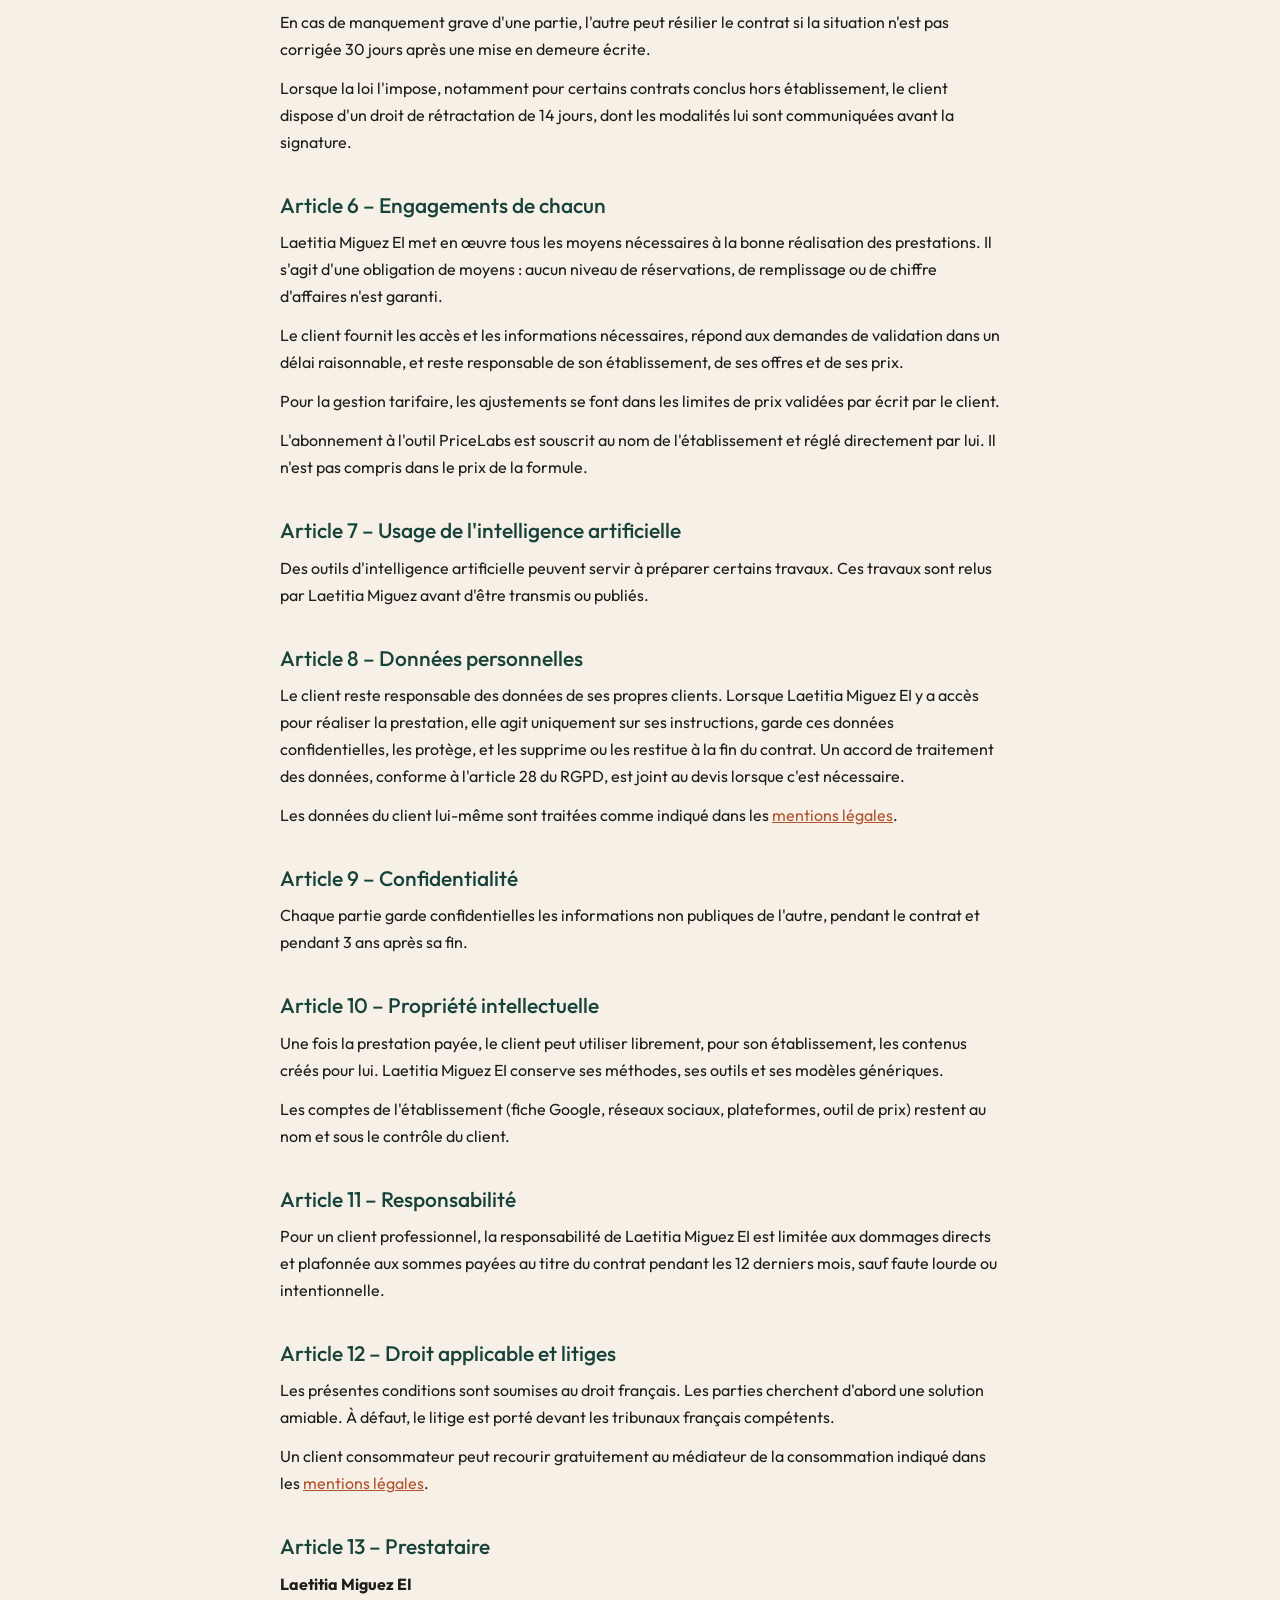
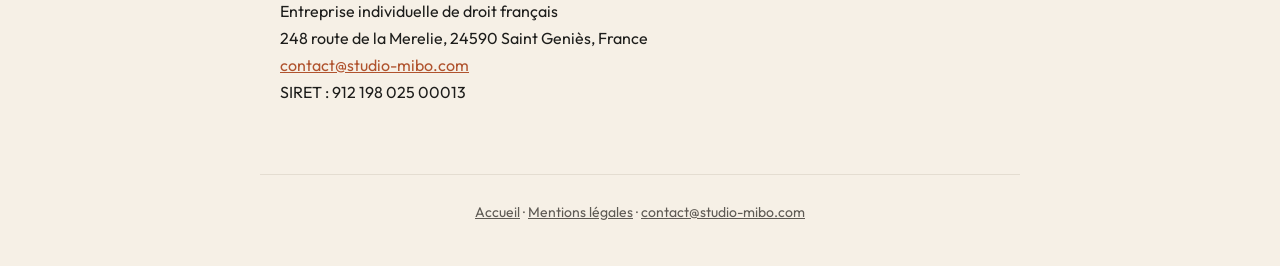
<file: cgv.html>
<!DOCTYPE html>
<html lang="fr">
<head>
<meta charset="UTF-8">
<meta name="viewport" content="width=device-width, initial-scale=1">
<title>Conditions générales de vente · HospitalitIA</title>
<meta name="robots" content="noindex">
<link rel="icon" href="/favicon.ico" sizes="any">
<link rel="icon" href="/favicon.svg" type="image/svg+xml">
<link rel="apple-touch-icon" href="/apple-touch-icon.png">
<link rel="stylesheet" href="/legal.css">
</head>
<body>
<header><a class="marque" href="/"><img src="/logo-hospitalitia.svg" alt="HospitalitIA, accueil" width="145" height="44"></a></header>
<main>

<h1>Conditions générales de vente</h1>
<p class="sous">Prestations de services – Laetitia Miguez EI</p>

<h2>Article 1 – Objet</h2>
<p>Les présentes conditions s'appliquent au plan d'action stratégique et aux formules d'accompagnement Essentiel, Sérénité et Performance proposés par Laetitia Miguez EI (HospitalitIA) aux exploitants d'hôtels et d'autres hébergements touristiques (ci-après « le client »).</p>

<h2>Article 2 – Prestations</h2>
<p><strong>Plan d'action stratégique.</strong> Un bilan complet et une feuille de route : positionnement, réservation directe, fiche Google, calendrier de contenus, modèles de réponses aux avis.</p>
<p><strong>Essentiel.</strong> Réseaux sociaux, newsletter saisonnière, réponses aux avis, mise à jour de la fiche Google, bilan trimestriel.</p>
<p><strong>Sérénité.</strong> Tout l'Essentiel, et la gestion tarifaire : grille de prix, surveillance des concurrents, ajustements chaque semaine en saison.</p>
<p><strong>Performance.</strong> Tout l'Essentiel, et la gestion tarifaire automatisée avec l'outil PriceLabs : paramétrage, pilotage, bilan chiffré chaque mois (taux de remplissage, prix moyen, revenu par chambre).</p>
<p>Le devis signé précise le contenu exact de la prestation.</p>

<h2>Article 3 – Commande</h2>
<p>La commande est ferme à la signature du devis par le client. Le devis signé et les présentes conditions forment le contrat. En cas de contradiction, le devis prévaut.</p>

<h2>Article 4 – Prix et paiement</h2>
<p>Le plan d'action stratégique coûte de 690 à 990 €, en une fois, selon le devis. Les formules coûtent 497 € (Essentiel), 797 € (Sérénité) et 897 € (Performance) par mois. Le montant est le même chaque mois, été comme hiver.</p>
<p>TVA non applicable, article 293 B du CGI.</p>
<p>Le prix du plan d'action est déduit si le client choisit un accompagnement annuel dans les 2 mois suivant la remise du plan. La déduction s'applique sur la première mensualité, puis sur les suivantes jusqu'à épuisement.</p>
<p>Toute prestation hors du contenu de la formule fait l'objet d'un devis, à 50 €/h, après accord écrit du client.</p>
<p>Le plan d'action est payable à la commande. Chaque mensualité fait l'objet d'une facture et se règle par virement en deux parts égales : la moitié le 1er du mois, l'autre moitié le 15.</p>
<p>Pour un client professionnel, tout retard de paiement entraîne des pénalités égales à trois fois le taux d'intérêt légal, ainsi qu'une indemnité forfaitaire de 40 € pour frais de recouvrement.</p>

<h2>Article 5 – Durée et résiliation</h2>
<p>Les formules d'accompagnement sont souscrites pour un engagement de 12 mois à compter de la date de démarrage indiquée au devis.</p>
<p>À l'issue de ces 12 mois, le contrat se poursuit sans limite de durée. Chaque partie peut alors y mettre fin à tout moment, par e-mail ou par courrier, avec un préavis de 2 mois. Le préavis peut être donné pendant les 2 derniers mois de l'engagement, pour que le contrat prenne fin à son terme.</p>
<p>En cas de manquement grave d'une partie, l'autre peut résilier le contrat si la situation n'est pas corrigée 30 jours après une mise en demeure écrite.</p>
<p>Lorsque la loi l'impose, notamment pour certains contrats conclus hors établissement, le client dispose d'un droit de rétractation de 14 jours, dont les modalités lui sont communiquées avant la signature.</p>

<h2>Article 6 – Engagements de chacun</h2>
<p>Laetitia Miguez EI met en œuvre tous les moyens nécessaires à la bonne réalisation des prestations. Il s'agit d'une obligation de moyens : aucun niveau de réservations, de remplissage ou de chiffre d'affaires n'est garanti.</p>
<p>Le client fournit les accès et les informations nécessaires, répond aux demandes de validation dans un délai raisonnable, et reste responsable de son établissement, de ses offres et de ses prix.</p>
<p>Pour la gestion tarifaire, les ajustements se font dans les limites de prix validées par écrit par le client.</p>
<p>L'abonnement à l'outil PriceLabs est souscrit au nom de l'établissement et réglé directement par lui. Il n'est pas compris dans le prix de la formule.</p>

<h2>Article 7 – Usage de l'intelligence artificielle</h2>
<p>Des outils d'intelligence artificielle peuvent servir à préparer certains travaux. Ces travaux sont relus par Laetitia Miguez avant d'être transmis ou publiés.</p>

<h2>Article 8 – Données personnelles</h2>
<p>Le client reste responsable des données de ses propres clients. Lorsque Laetitia Miguez EI y a accès pour réaliser la prestation, elle agit uniquement sur ses instructions, garde ces données confidentielles, les protège, et les supprime ou les restitue à la fin du contrat. Un accord de traitement des données, conforme à l'article 28 du RGPD, est joint au devis lorsque c'est nécessaire.</p>
<p>Les données du client lui-même sont traitées comme indiqué dans les <a href="/mentions-legales">mentions légales</a>.</p>

<h2>Article 9 – Confidentialité</h2>
<p>Chaque partie garde confidentielles les informations non publiques de l'autre, pendant le contrat et pendant 3 ans après sa fin.</p>

<h2>Article 10 – Propriété intellectuelle</h2>
<p>Une fois la prestation payée, le client peut utiliser librement, pour son établissement, les contenus créés pour lui. Laetitia Miguez EI conserve ses méthodes, ses outils et ses modèles génériques.</p>
<p>Les comptes de l'établissement (fiche Google, réseaux sociaux, plateformes, outil de prix) restent au nom et sous le contrôle du client.</p>

<h2>Article 11 – Responsabilité</h2>
<p>Pour un client professionnel, la responsabilité de Laetitia Miguez EI est limitée aux dommages directs et plafonnée aux sommes payées au titre du contrat pendant les 12 derniers mois, sauf faute lourde ou intentionnelle.</p>

<h2>Article 12 – Droit applicable et litiges</h2>
<p>Les présentes conditions sont soumises au droit français. Les parties cherchent d'abord une solution amiable. À défaut, le litige est porté devant les tribunaux français compétents.</p>
<p>Un client consommateur peut recourir gratuitement au médiateur de la consommation indiqué dans les <a href="/mentions-legales">mentions légales</a>.</p>

<h2>Article 13 – Prestataire</h2>
<p><strong>Laetitia Miguez EI</strong><br>
Entreprise individuelle de droit français<br>
248 route de la Merelie, 24590 Saint Geniès, France<br>
<a href="mailto:contact@studio-mibo.com">contact@studio-mibo.com</a><br>
SIRET : 912 198 025 00013</p>
</main>
<footer><a href="/">Accueil</a> · <a href="/mentions-legales">Mentions légales</a> · <a href="mailto:contact@studio-mibo.com">contact@studio-mibo.com</a></footer>
</body>
</html>
</file>
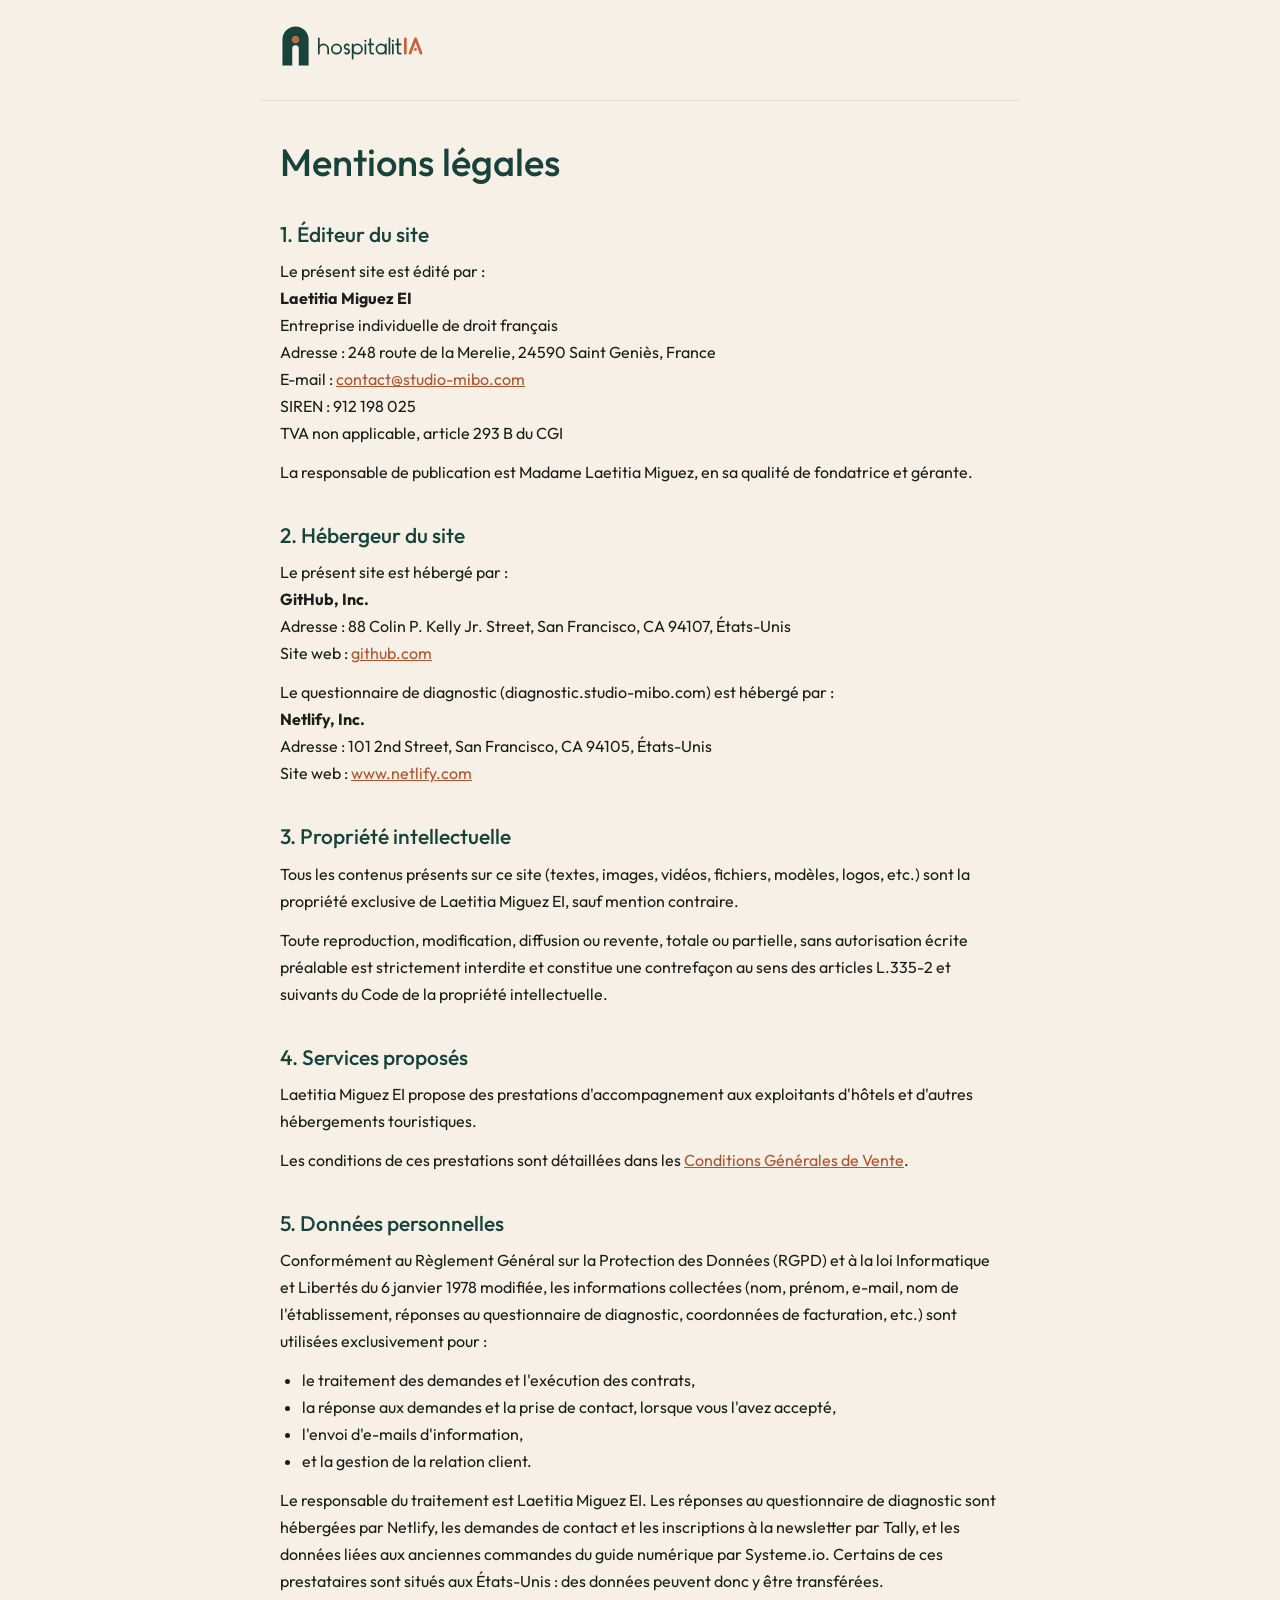
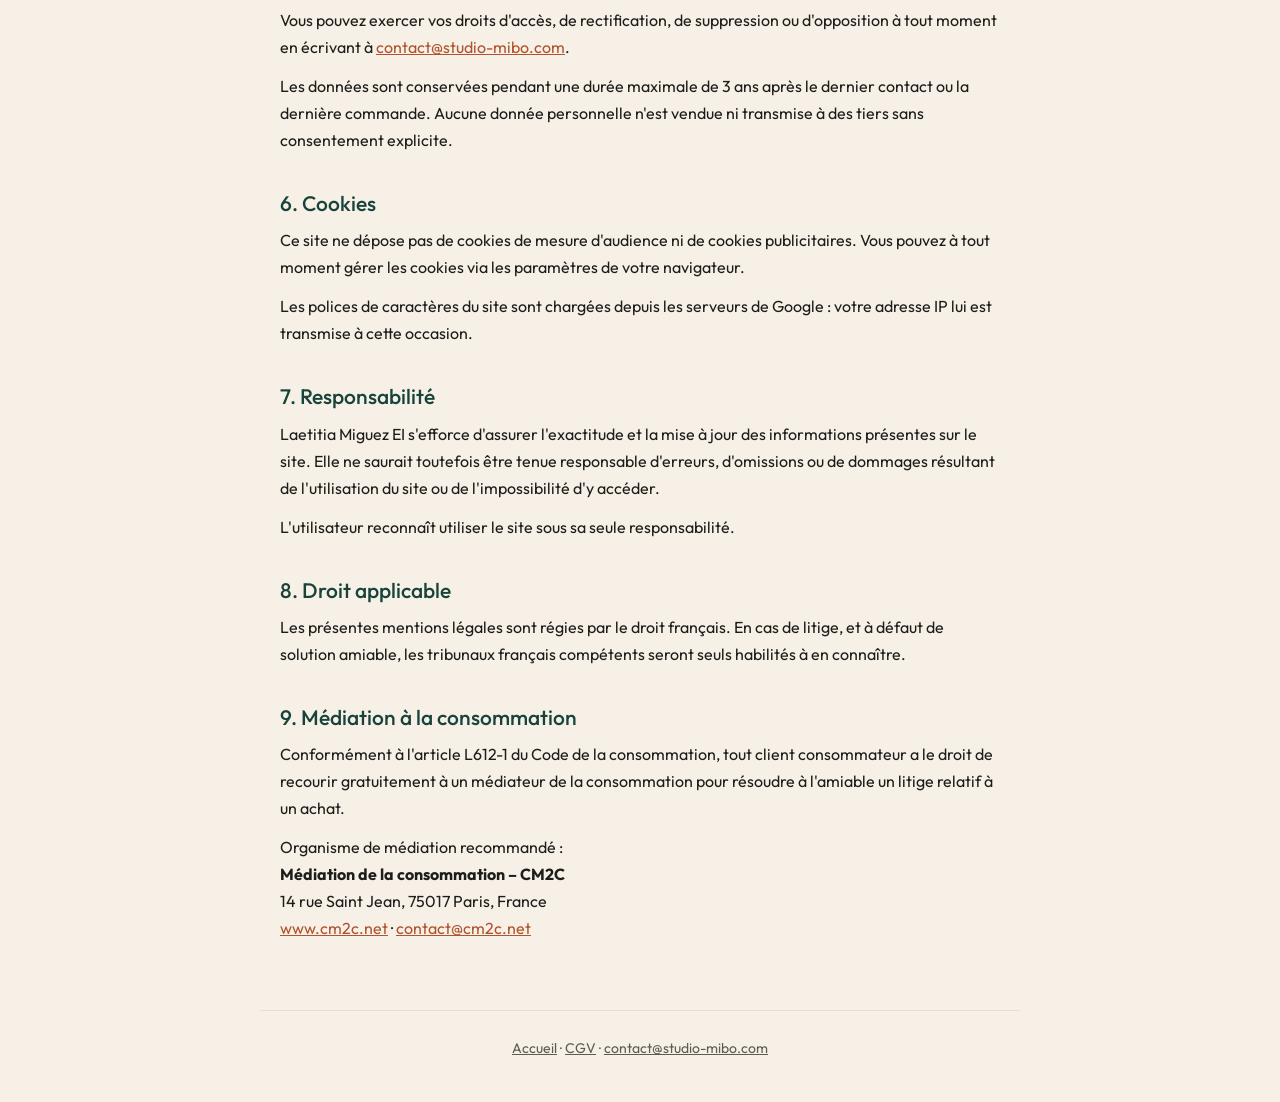
<file: mentions-legales.html>
<!DOCTYPE html>
<html lang="fr">
<head>
<meta charset="UTF-8">
<meta name="viewport" content="width=device-width, initial-scale=1">
<title>Mentions légales · HospitalitIA</title>
<meta name="robots" content="noindex">
<link rel="icon" href="/favicon.ico" sizes="any">
<link rel="icon" href="/favicon.svg" type="image/svg+xml">
<link rel="apple-touch-icon" href="/apple-touch-icon.png">
<link rel="stylesheet" href="/legal.css">
</head>
<body>
<header><a class="marque" href="/"><img src="/logo-hospitalitia.svg" alt="HospitalitIA, accueil" width="145" height="44"></a></header>
<main>
<h1>Mentions légales</h1>

<h2>1. Éditeur du site</h2>
<p>Le présent site est édité par :<br>
<strong>Laetitia Miguez EI</strong><br>
Entreprise individuelle de droit français<br>
Adresse : 248 route de la Merelie, 24590 Saint Geniès, France<br>
E-mail : <a href="mailto:contact@studio-mibo.com">contact@studio-mibo.com</a><br>
SIREN : 912 198 025<br>
TVA non applicable, article 293 B du CGI</p>
<p>La responsable de publication est Madame Laetitia Miguez, en sa qualité de fondatrice et gérante.</p>

<h2>2. Hébergeur du site</h2>
<p>Le présent site est hébergé par :<br>
<strong>GitHub, Inc.</strong><br>
Adresse : 88 Colin P. Kelly Jr. Street, San Francisco, CA 94107, États-Unis<br>
Site web : <a href="https://github.com">github.com</a></p>
<p>Le questionnaire de diagnostic (diagnostic.studio-mibo.com) est hébergé par :<br>
<strong>Netlify, Inc.</strong><br>
Adresse : 101 2nd Street, San Francisco, CA 94105, États-Unis<br>
Site web : <a href="https://www.netlify.com">www.netlify.com</a></p>

<h2>3. Propriété intellectuelle</h2>
<p>Tous les contenus présents sur ce site (textes, images, vidéos, fichiers, modèles, logos, etc.) sont la propriété exclusive de Laetitia Miguez EI, sauf mention contraire.</p>
<p>Toute reproduction, modification, diffusion ou revente, totale ou partielle, sans autorisation écrite préalable est strictement interdite et constitue une contrefaçon au sens des articles L.335-2 et suivants du Code de la propriété intellectuelle.</p>

<h2>4. Services proposés</h2>
<p>Laetitia Miguez EI propose des prestations d'accompagnement aux exploitants d'hôtels et d'autres hébergements touristiques.</p>
<p>Les conditions de ces prestations sont détaillées dans les <a href="/cgv">Conditions Générales de Vente</a>.</p>

<h2>5. Données personnelles</h2>
<p>Conformément au Règlement Général sur la Protection des Données (RGPD) et à la loi Informatique et Libertés du 6 janvier 1978 modifiée, les informations collectées (nom, prénom, e-mail, nom de l'établissement, réponses au questionnaire de diagnostic, coordonnées de facturation, etc.) sont utilisées exclusivement pour :</p>
<ul>
  <li>le traitement des demandes et l'exécution des contrats,</li>
  <li>la réponse aux demandes et la prise de contact, lorsque vous l'avez accepté,</li>
  <li>l'envoi d'e-mails d'information,</li>
  <li>et la gestion de la relation client.</li>
</ul>
<p>Le responsable du traitement est Laetitia Miguez EI. Les réponses au questionnaire de diagnostic sont hébergées par Netlify, les demandes de contact et les inscriptions à la newsletter par Tally, et les données liées aux anciennes commandes du guide numérique par Systeme.io. Certains de ces prestataires sont situés aux États-Unis : des données peuvent donc y être transférées.</p>
<p>Vous pouvez exercer vos droits d'accès, de rectification, de suppression ou d'opposition à tout moment en écrivant à <a href="mailto:contact@studio-mibo.com">contact@studio-mibo.com</a>.</p>
<p>Les données sont conservées pendant une durée maximale de 3 ans après le dernier contact ou la dernière commande. Aucune donnée personnelle n'est vendue ni transmise à des tiers sans consentement explicite.</p>

<h2>6. Cookies</h2>
<p>Ce site ne dépose pas de cookies de mesure d'audience ni de cookies publicitaires. Vous pouvez à tout moment gérer les cookies via les paramètres de votre navigateur.</p>
<p>Les polices de caractères du site sont chargées depuis les serveurs de Google : votre adresse IP lui est transmise à cette occasion.</p>

<h2>7. Responsabilité</h2>
<p>Laetitia Miguez EI s'efforce d'assurer l'exactitude et la mise à jour des informations présentes sur le site. Elle ne saurait toutefois être tenue responsable d'erreurs, d'omissions ou de dommages résultant de l'utilisation du site ou de l'impossibilité d'y accéder.</p>
<p>L'utilisateur reconnaît utiliser le site sous sa seule responsabilité.</p>

<h2>8. Droit applicable</h2>
<p>Les présentes mentions légales sont régies par le droit français. En cas de litige, et à défaut de solution amiable, les tribunaux français compétents seront seuls habilités à en connaître.</p>

<h2>9. Médiation à la consommation</h2>
<p>Conformément à l'article L612-1 du Code de la consommation, tout client consommateur a le droit de recourir gratuitement à un médiateur de la consommation pour résoudre à l'amiable un litige relatif à un achat.</p>
<p>Organisme de médiation recommandé :<br>
<strong>Médiation de la consommation – CM2C</strong><br>
14 rue Saint Jean, 75017 Paris, France<br>
<a href="https://www.cm2c.net">www.cm2c.net</a> · <a href="mailto:contact@cm2c.net">contact@cm2c.net</a></p>
</main>
<footer><a href="/">Accueil</a> · <a href="/cgv">CGV</a> · <a href="mailto:contact@studio-mibo.com">contact@studio-mibo.com</a></footer>
</body>
</html>
</file>
<file: legal.css>
/* Pages légales HospitalitIA : mêmes couleurs et police que l'accueil */
@import url("https://fonts.googleapis.com/css2?family=Outfit:wght@400;500;600&display=swap");
:root{--fond:#F6F0E6;--encre:#1D1D1B;--douce:#5E5A54;--terracotta:#B0532E;--vert:#17433B;--ligne:#E4DDD1}
*{box-sizing:border-box}
body{margin:0;background:var(--fond);color:var(--encre);font:400 16px/27px "Outfit",system-ui,sans-serif;-webkit-font-smoothing:antialiased}
header,main,footer{max-width:760px;margin:0 auto;padding-inline:20px}
header{padding-block:24px;border-bottom:1px solid var(--ligne)}
.marque{display:inline-block;text-decoration:none}
.marque img{display:block;height:44px;width:auto}
main{padding-block:40px 56px}
h1{font-family:"Outfit",system-ui,sans-serif;font-weight:500;font-size:clamp(28px,5vw,38px);line-height:1.15;margin:0 0 8px;color:var(--vert)}
h2{font-family:"Outfit",system-ui,sans-serif;font-weight:500;font-size:21px;line-height:1.3;margin:36px 0 10px;color:var(--vert)}
.sous{color:var(--douce)}
p,ul{margin:0 0 12px}
ul{padding-left:22px}
a{color:var(--terracotta)}
footer{padding-block:24px 40px;border-top:1px solid var(--ligne);text-align:center;font-size:14px;color:var(--douce)}
footer a{color:var(--douce)}
</file>
